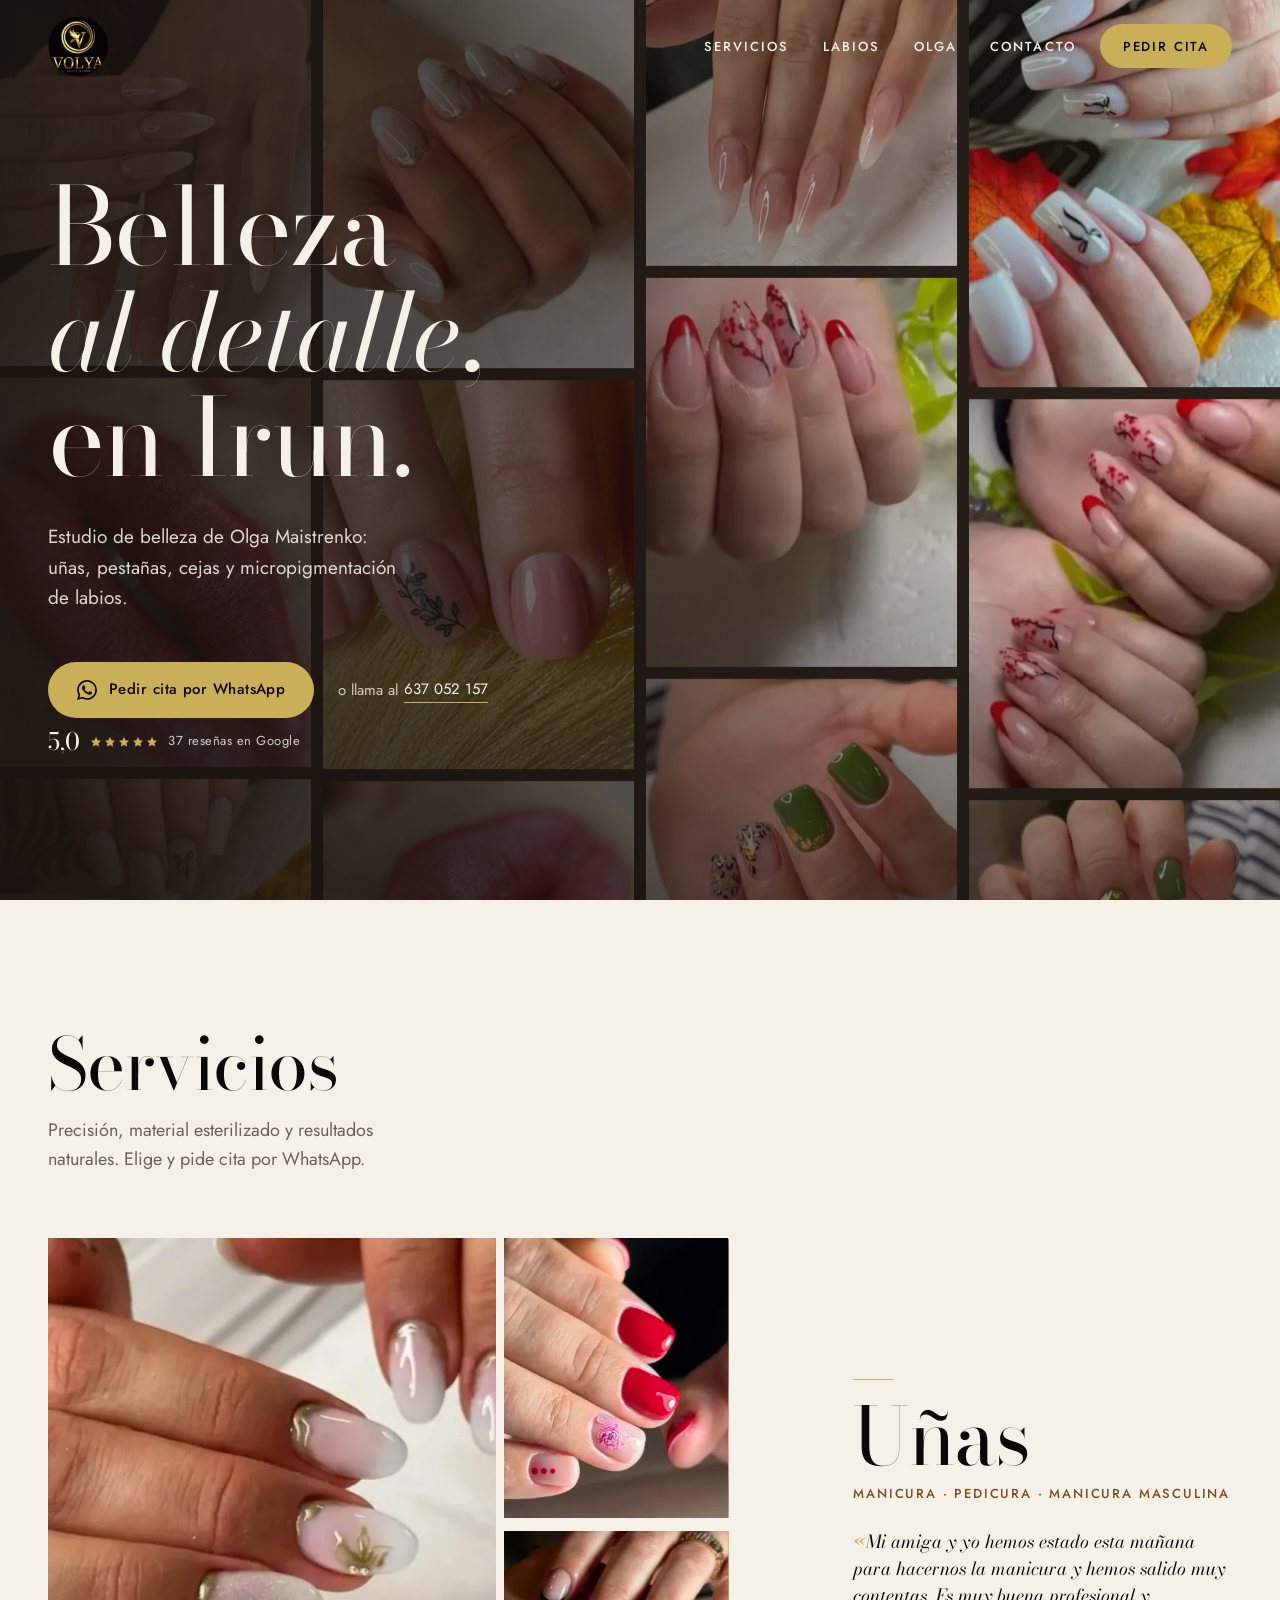
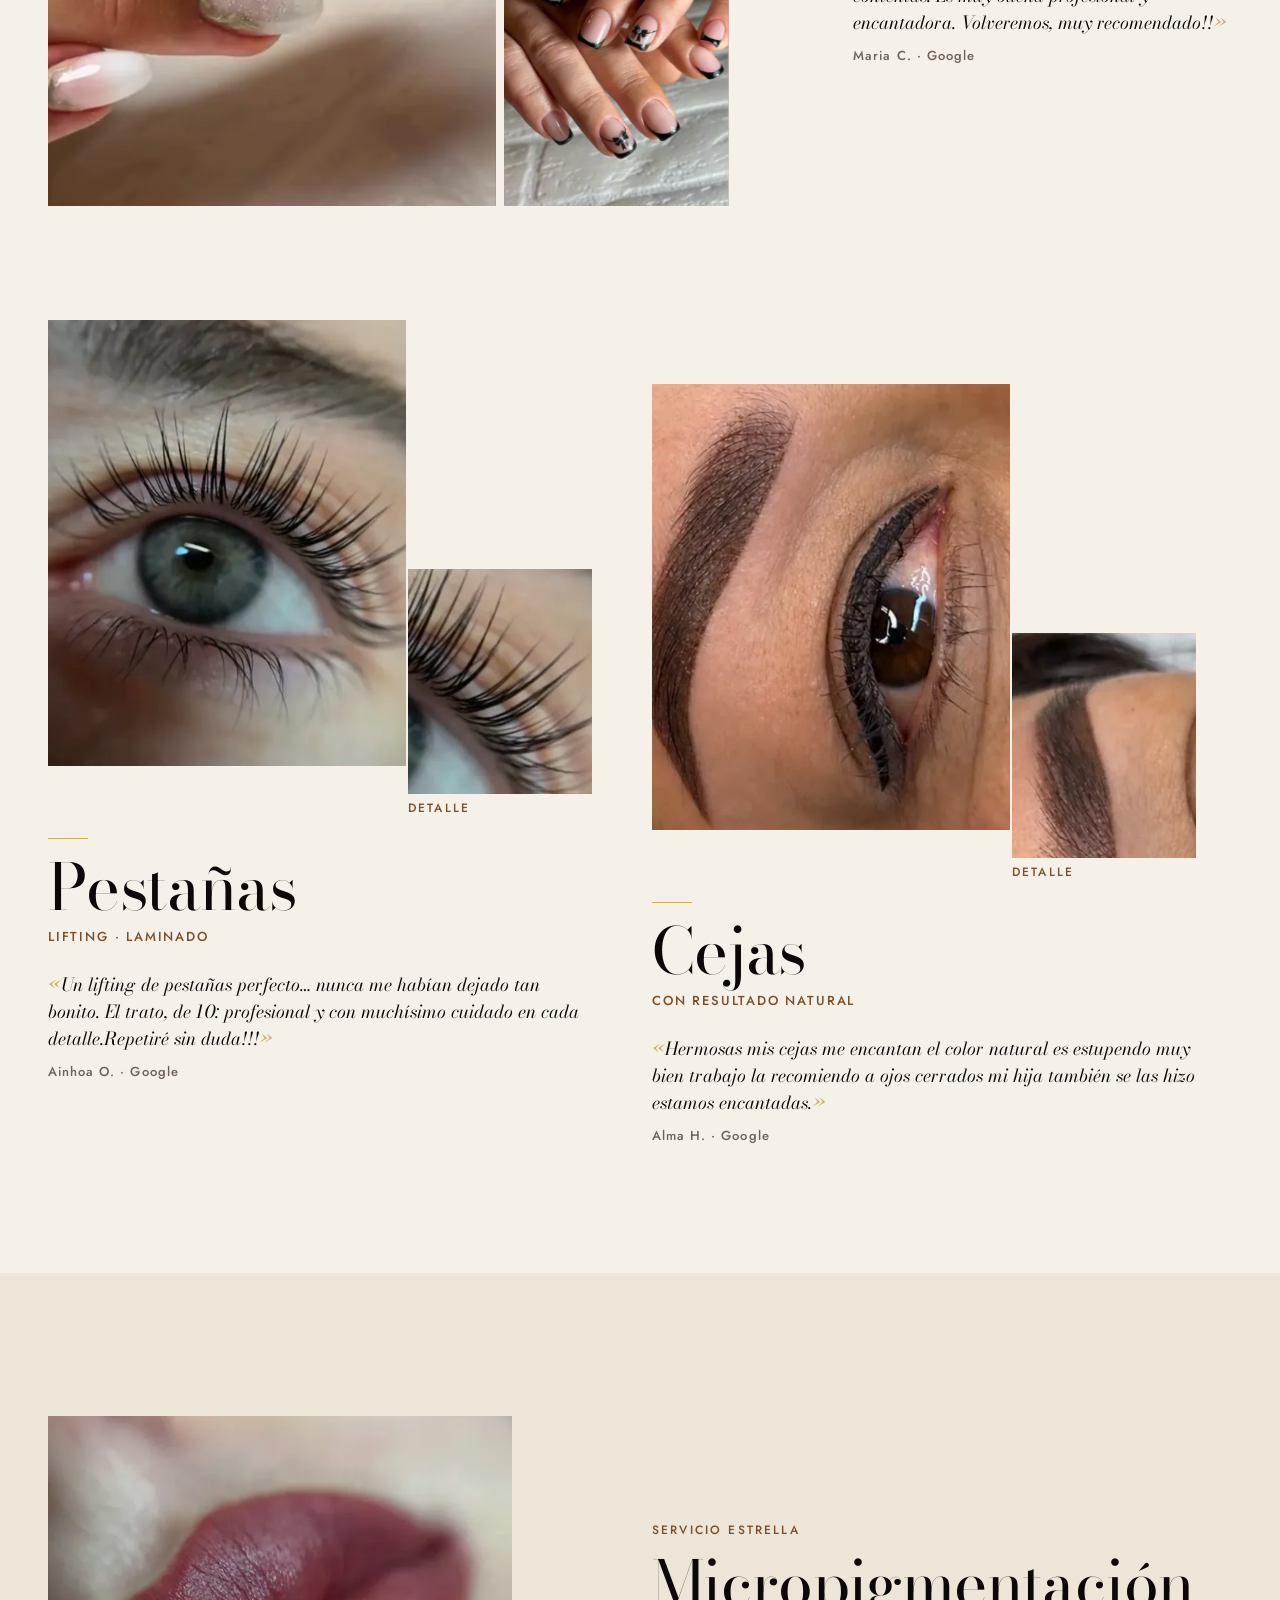
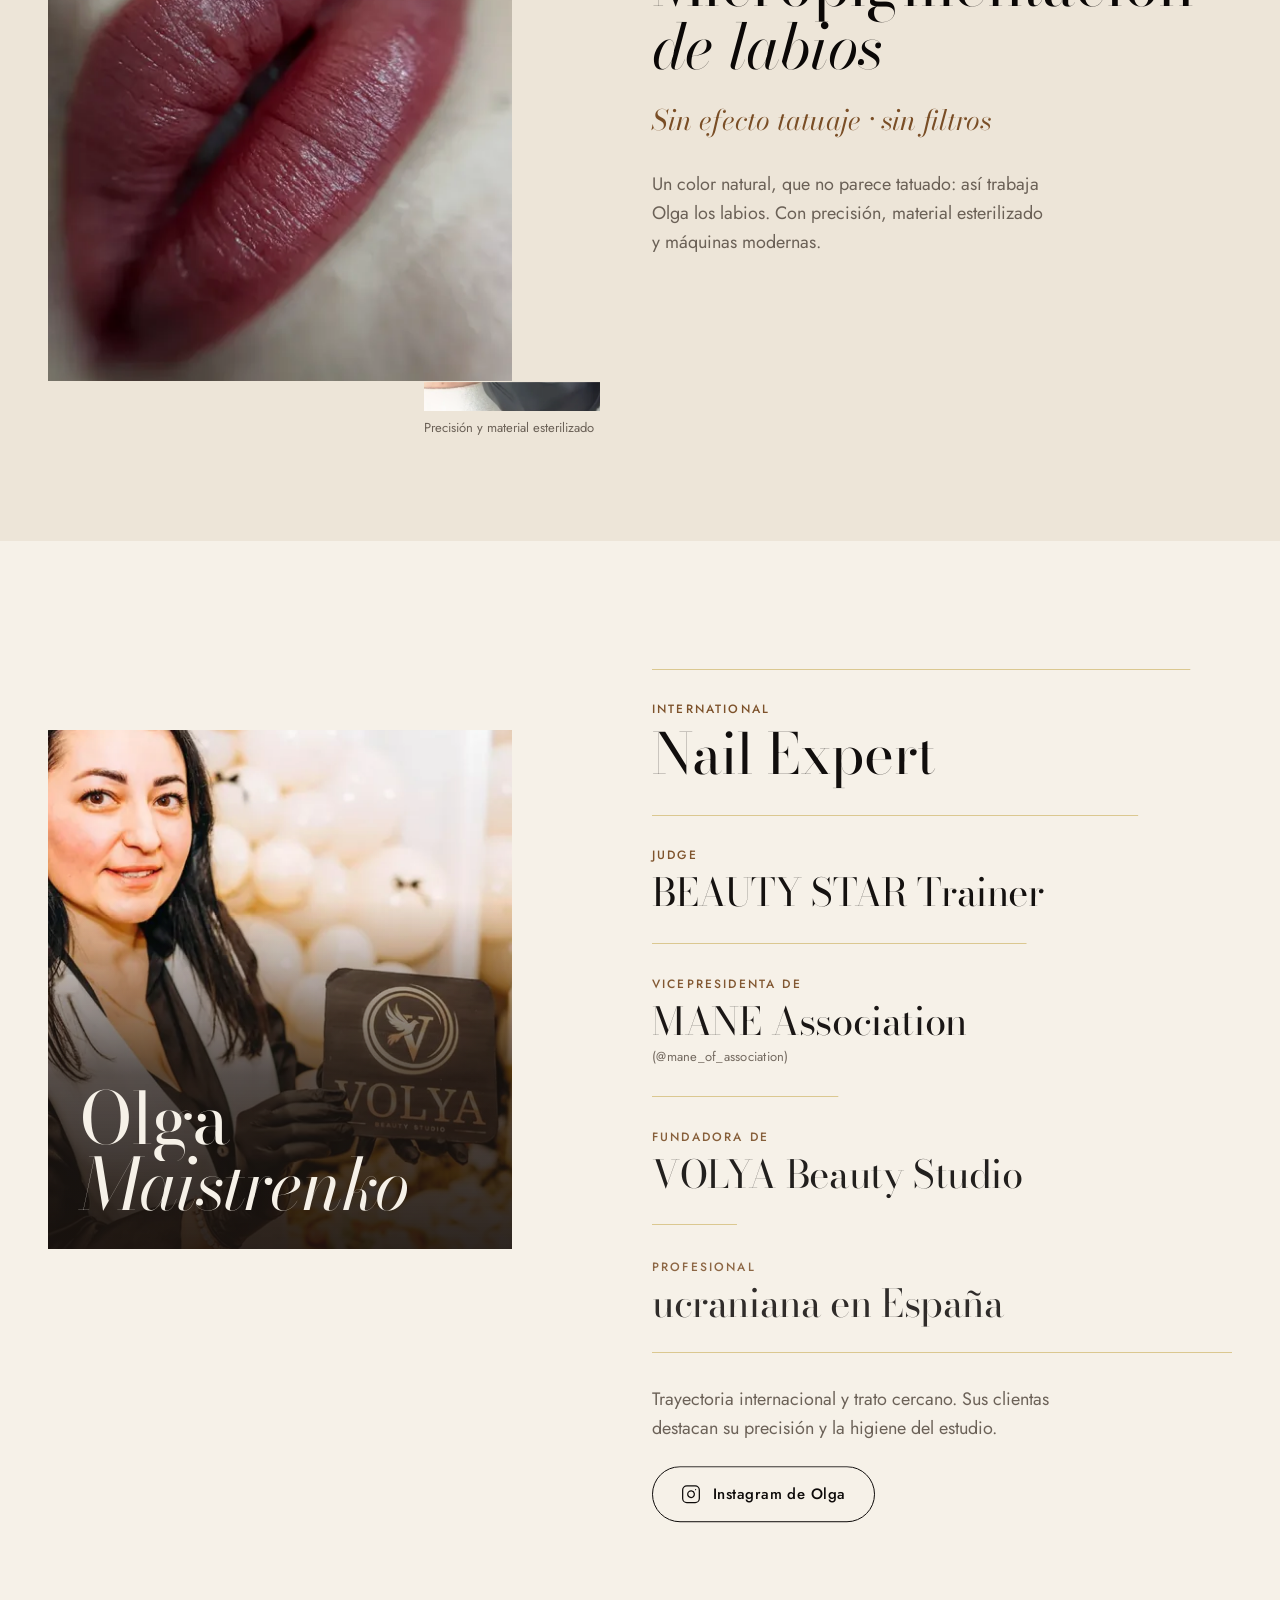
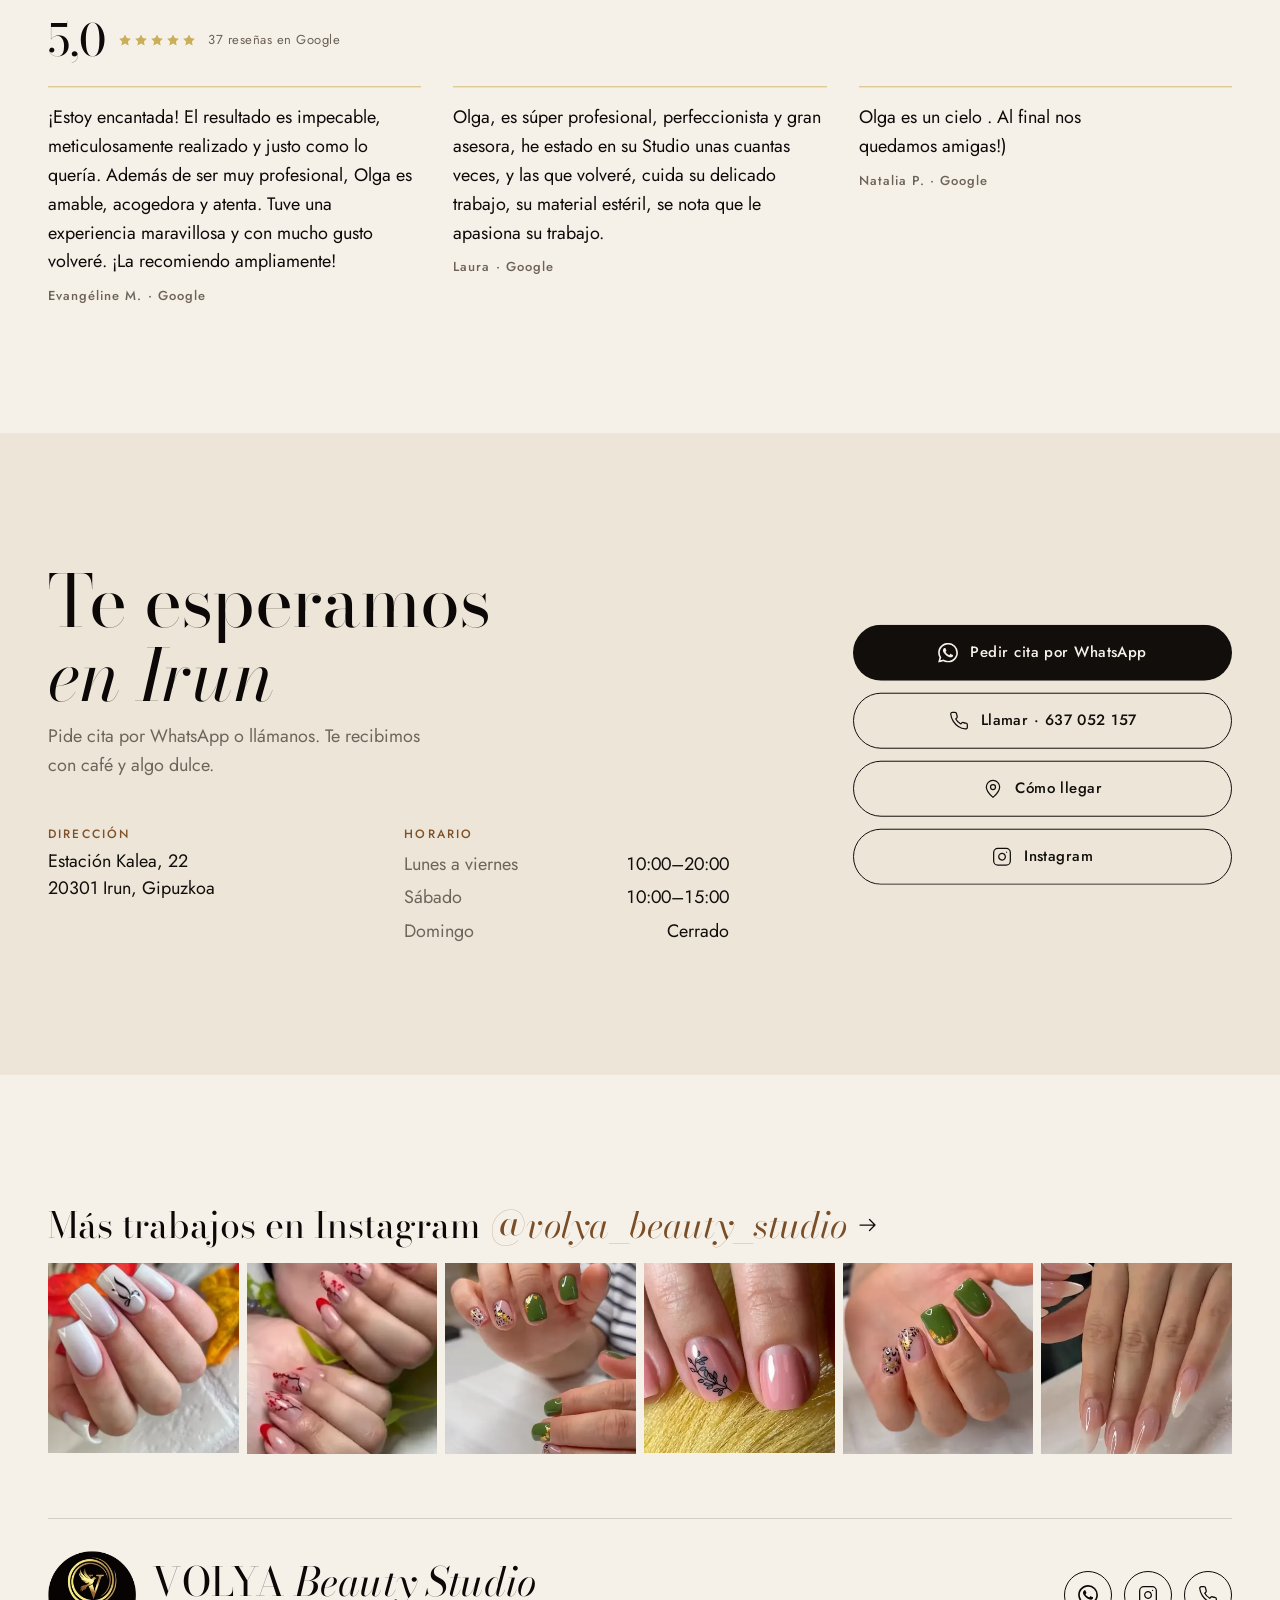
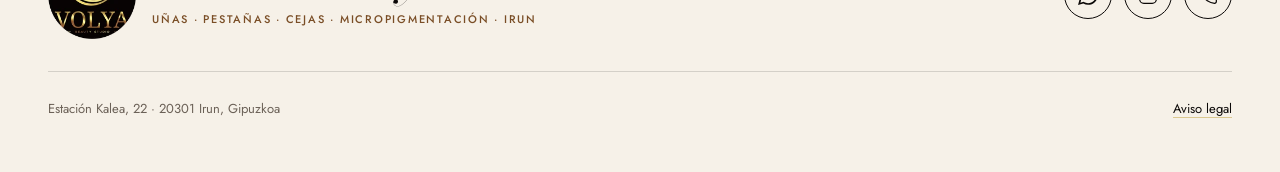
<file: index.html>
<!doctype html>
<html lang="es">
<head>
  <meta charset="utf-8">
  <meta name="viewport" content="width=device-width, initial-scale=1, viewport-fit=cover">
  <title>VOLYA Beauty Studio · Estudio de belleza en Irun: uñas, pestañas y micropigmentación</title>
  <meta name="description" content="Estudio de belleza en Irun: uñas, pestañas, cejas y micropigmentación de labios natural, sin efecto tatuaje. Pide cita por WhatsApp con Olga Maistrenko.">
  <meta name="theme-color" content="#F6F1E8">
  <meta name="format-detection" content="telephone=no">
  <!-- Al publicar: añadir canonical, og:url, og:image y hreflang (es / fr) con el dominio definitivo. -->
  <meta property="og:type" content="website">
  <meta property="og:locale" content="es_ES">
  <meta property="og:title" content="VOLYA Beauty Studio · Estudio de belleza en Irun">
  <meta property="og:description" content="Uñas, pestañas, cejas y micropigmentación de labios natural, sin efecto tatuaje. Pide cita por WhatsApp.">

  <link rel="icon" href="img/favicon-32.png" sizes="32x32" type="image/png">
  <link rel="apple-touch-icon" href="img/apple-touch-icon.png">

  <link rel="preload" href="fonts/bodoni-moda-latin.woff2" as="font" type="font/woff2" crossorigin>
  <link rel="preload" href="fonts/bodoni-moda-italic-latin.woff2" as="font" type="font/woff2" crossorigin>
  <link rel="preload" href="fonts/jost-latin.woff2" as="font" type="font/woff2" crossorigin>

  <link rel="stylesheet" href="vendor/lenis-1.3.27/lenis.css">
  <link rel="stylesheet" href="css/styles.css">

  <script>
    // Las animaciones solo se preparan si el dispositivo no pide movimiento reducido.
    // Si js/main.js no llega a arrancar, el contenido se muestra igualmente.
    (function () {
      var root = document.documentElement;
      root.classList.add('js');
      if (window.matchMedia('(prefers-reduced-motion: reduce)').matches) return;
      root.classList.add('motion');
      setTimeout(function () { if (!window.__volyaMotion) root.classList.remove('motion'); }, 3000);
    })();
  </script>

  <script type="application/ld+json">
  {
    "@context": "https://schema.org",
    "@type": "BeautySalon",
    "name": "VOLYA Beauty Studio",
    "description": "Estudio de belleza en Irun: uñas, pestañas, cejas y micropigmentación de labios.",
    "logo": "imagenes/logo.webp",
    "image": "imagenes/logo.webp",
    "telephone": "+34 637 052 157",
    "address": {
      "@type": "PostalAddress",
      "streetAddress": "Estación Kalea, 22",
      "postalCode": "20301",
      "addressLocality": "Irun",
      "addressRegion": "Gipuzkoa",
      "addressCountry": "ES"
    },
    "openingHoursSpecification": [
      {
        "@type": "OpeningHoursSpecification",
        "dayOfWeek": ["Monday", "Tuesday", "Wednesday", "Thursday", "Friday"],
        "opens": "10:00",
        "closes": "20:00"
      },
      {
        "@type": "OpeningHoursSpecification",
        "dayOfWeek": "Saturday",
        "opens": "10:00",
        "closes": "15:00"
      }
    ],
    "founder": {
      "@type": "Person",
      "name": "Olga Maistrenko",
      "sameAs": "https://www.instagram.com/maistrenko_olga_beauty/"
    },
    "sameAs": ["https://www.instagram.com/volya_beauty_studio/"],
    "hasOfferCatalog": {
      "@type": "OfferCatalog",
      "name": "Servicios",
      "itemListElement": [
        { "@type": "Offer", "itemOffered": { "@type": "Service", "name": "Manicura" } },
        { "@type": "Offer", "itemOffered": { "@type": "Service", "name": "Pedicura" } },
        { "@type": "Offer", "itemOffered": { "@type": "Service", "name": "Manicura masculina" } },
        { "@type": "Offer", "itemOffered": { "@type": "Service", "name": "Lifting de pestañas" } },
        { "@type": "Offer", "itemOffered": { "@type": "Service", "name": "Laminado de pestañas" } },
        { "@type": "Offer", "itemOffered": { "@type": "Service", "name": "Cejas" } },
        { "@type": "Offer", "itemOffered": { "@type": "Service", "name": "Micropigmentación de labios" } }
      ]
    }
  }
  </script>
</head>
<body>
  <svg width="0" height="0" style="position:absolute" aria-hidden="true" focusable="false">
    <symbol id="i-whatsapp" viewBox="0 0 24 24"><path d="M17.472 14.382c-.297-.149-1.758-.867-2.03-.967-.273-.099-.471-.148-.67.15-.197.297-.767.966-.94 1.164-.173.199-.347.223-.644.075-.297-.15-1.255-.463-2.39-1.475-.883-.788-1.48-1.761-1.653-2.059-.173-.297-.018-.458.13-.606.134-.133.298-.347.446-.52.149-.174.198-.298.298-.497.099-.198.05-.371-.025-.52-.075-.149-.669-1.612-.916-2.207-.242-.579-.487-.5-.669-.51-.173-.008-.371-.01-.57-.01-.198 0-.52.074-.792.372-.272.297-1.04 1.016-1.04 2.479 0 1.462 1.065 2.875 1.213 3.074.149.198 2.096 3.2 5.077 4.487.709.306 1.262.489 1.694.625.712.227 1.36.195 1.871.118.571-.085 1.758-.719 2.006-1.413.248-.694.248-1.289.173-1.413-.074-.124-.272-.198-.57-.347m-5.421 7.403h-.004a9.87 9.87 0 01-5.031-1.378l-.361-.214-3.741.982.998-3.648-.235-.374a9.86 9.86 0 01-1.51-5.26c.001-5.45 4.436-9.884 9.888-9.884 2.64 0 5.122 1.03 6.988 2.898a9.825 9.825 0 012.893 6.994c-.003 5.45-4.437 9.884-9.885 9.884m8.413-18.297A11.815 11.815 0 0012.05 0C5.495 0 .16 5.335.157 11.892c0 2.096.547 4.142 1.588 5.945L.057 24l6.305-1.654a11.882 11.882 0 005.683 1.448h.005c6.554 0 11.89-5.335 11.893-11.893a11.821 11.821 0 00-3.48-8.413Z"/></symbol>
    <symbol id="i-phone" viewBox="0 0 24 24"><path fill="none" stroke="currentColor" stroke-width="1.5" stroke-linecap="round" stroke-linejoin="round" d="M22 16.92v3a2 2 0 0 1-2.18 2 19.79 19.79 0 0 1-8.63-3.07 19.5 19.5 0 0 1-6-6 19.79 19.79 0 0 1-3.07-8.67A2 2 0 0 1 4.11 2h3a2 2 0 0 1 2 1.72 12.84 12.84 0 0 0 .7 2.81 2 2 0 0 1-.45 2.11L8.09 9.91a16 16 0 0 0 6 6l1.27-1.27a2 2 0 0 1 2.11-.45 12.84 12.84 0 0 0 2.81.7A2 2 0 0 1 22 16.92z"/></symbol>
    <symbol id="i-arrow" viewBox="0 0 24 24"><path fill="none" stroke="currentColor" stroke-width="1.25" stroke-linecap="round" stroke-linejoin="round" d="M4 12h15M13.5 6.5 19 12l-5.5 5.5"/></symbol>
    <symbol id="i-pin" viewBox="0 0 24 24"><g fill="none" stroke="currentColor" stroke-width="1.5" stroke-linecap="round" stroke-linejoin="round"><path d="M20 10c0 4.993-5.539 10.193-7.399 11.799a1 1 0 0 1-1.202 0C9.539 20.193 4 14.993 4 10a8 8 0 0 1 16 0"/><circle cx="12" cy="10" r="3"/></g></symbol>
    <symbol id="i-instagram" viewBox="0 0 24 24"><g fill="none" stroke="currentColor" stroke-width="1.5" stroke-linecap="round" stroke-linejoin="round"><rect width="20" height="20" x="2" y="2" rx="5" ry="5"/><path d="M16 11.37A4 4 0 1 1 12.63 8 4 4 0 0 1 16 11.37z"/><line x1="17.5" x2="17.51" y1="6.5" y2="6.5"/></g></symbol>
    <symbol id="i-star" viewBox="0 0 24 24"><path d="M12 2l3.09 6.26L22 9.27l-5 4.87 1.18 6.88L12 17.77l-6.18 3.25L7 14.14 2 9.27l6.91-1.01L12 2z"/></symbol>
  </svg>

  <a class="skip-link" href="#contenido">Saltar al contenido</a>

  <header class="site-header on-dark" data-header>
    <div class="container site-header__inner" data-intro>
      <a class="brand" href="#inicio" aria-label="VOLYA Beauty Studio, inicio">
        <img src="img/logo-160.webp" width="160" height="160" alt="VOLYA Beauty Studio">
      </a>
      <nav class="nav" aria-label="Principal">
        <a href="#servicios">Servicios</a>
        <a href="#labios">Labios</a>
        <a href="#olga">Olga</a>
        <a href="#contacto">Contacto</a>
      </nav>
      <a class="btn btn--sm site-header__cta" href="https://wa.me/34637052157?text=Hola%2C%20quer%C3%ADa%20pedir%20cita%20en%20VOLYA">Pedir cita</a>
      <button class="menu-toggle" type="button" aria-expanded="false" aria-controls="menu" data-menu-toggle>
        Menú <span class="menu-toggle__icon" aria-hidden="true"></span>
      </button>
    </div>
  </header>

  <div class="menu" id="menu" role="dialog" aria-modal="true" aria-label="Menú" hidden>
    <div class="menu__top">
      <img src="img/logo-160.webp" width="160" height="160" alt="" class="menu__logo">
      <button class="menu__close" type="button" data-menu-close>Cerrar <span aria-hidden="true" class="menu__x"></span></button>
    </div>
    <nav class="menu__links" aria-label="Secciones">
      <a href="#servicios" data-menu-item>Servicios</a>
      <a href="#labios" data-menu-item>Labios</a>
      <a href="#olga" data-menu-item>Olga</a>
      <a href="#contacto" data-menu-item>Contacto</a>
    </nav>
    <div class="menu__foot" data-menu-item>
      <a class="btn" href="https://wa.me/34637052157?text=Hola%2C%20quer%C3%ADa%20pedir%20cita%20en%20VOLYA">
        <svg aria-hidden="true"><use href="#i-whatsapp"/></svg> Pedir cita por WhatsApp
      </a>
      <a class="menu__phone" href="tel:+34637052157">Llamar · 637 052 157</a>
      <p class="menu__address">Estación Kalea, 22 · Irun</p>
    </div>
  </div>

  <main id="contenido">
    <!-- PORTADA: muro de trabajos de Olga con el título superpuesto -->
    <section class="hero" id="inicio" aria-labelledby="hero-title" data-hero>
      <div class="hero__wall" aria-hidden="true" data-wall>
          <div class="wall__col" data-wall-col>
            <div class="wall__track">
              <div class="wall__set">
                <img class="wall__img" src="img/manicura-17-4x5-360.webp" srcset="img/manicura-17-4x5-360.webp 360w, img/manicura-17-4x5-560.webp 560w" sizes="(min-width: 1024px) 25vw, (min-width: 768px) 33vw, 50vw" width="360" height="450" alt="">
                <img class="wall__img" src="img/labios-5-4x5-360.webp" srcset="img/labios-5-4x5-360.webp 360w, img/labios-5-4x5-560.webp 560w" sizes="(min-width: 1024px) 25vw, (min-width: 768px) 33vw, 50vw" width="360" height="450" alt="">
                <img class="wall__img" src="img/manicura-14-4x5-360.webp" srcset="img/manicura-14-4x5-360.webp 360w, img/manicura-14-4x5-560.webp 560w" sizes="(min-width: 1024px) 25vw, (min-width: 768px) 33vw, 50vw" width="360" height="450" alt="">
              </div>
            </div>
          </div>
          <div class="wall__col" data-wall-col>
            <div class="wall__track">
              <div class="wall__set">
                <img class="wall__img" src="img/manicura-3-4x5-360.webp" srcset="img/manicura-3-4x5-360.webp 360w, img/manicura-3-4x5-560.webp 560w" sizes="(min-width: 1024px) 25vw, (min-width: 768px) 33vw, 50vw" width="360" height="450" alt="">
                <img class="wall__img" src="img/manicura-18-4x5-360.webp" srcset="img/manicura-18-4x5-360.webp 360w, img/manicura-18-4x5-560.webp 560w" sizes="(min-width: 1024px) 25vw, (min-width: 768px) 33vw, 50vw" width="360" height="450" alt="">
                <img class="wall__img" src="img/labios-2-4x5-360.webp" srcset="img/labios-2-4x5-360.webp 360w, img/labios-2-4x5-560.webp 560w" sizes="(min-width: 1024px) 25vw, (min-width: 768px) 33vw, 50vw" width="360" height="450" alt="">
              </div>
            </div>
          </div>
          <div class="wall__col" data-wall-col>
            <div class="wall__track">
              <div class="wall__set">
                <img class="wall__img" src="img/manicura-16-4x5-360.webp" srcset="img/manicura-16-4x5-360.webp 360w, img/manicura-16-4x5-560.webp 560w" sizes="(min-width: 1024px) 25vw, (min-width: 768px) 33vw, 50vw" width="360" height="450" alt="" loading="lazy">
                <img class="wall__img" src="img/manicura-20-4x5-360.webp" srcset="img/manicura-20-4x5-360.webp 360w, img/manicura-20-4x5-560.webp 560w" sizes="(min-width: 1024px) 25vw, (min-width: 768px) 33vw, 50vw" width="360" height="450" alt="" loading="lazy">
                <img class="wall__img" src="img/manicura-4-4x5-360.webp" srcset="img/manicura-4-4x5-360.webp 360w, img/manicura-4-4x5-560.webp 560w" sizes="(min-width: 1024px) 25vw, (min-width: 768px) 33vw, 50vw" width="360" height="450" alt="" loading="lazy">
              </div>
            </div>
          </div>
          <div class="wall__col" data-wall-col>
            <div class="wall__track">
              <div class="wall__set">
                <img class="wall__img" src="img/manicura-13-4x5-360.webp" srcset="img/manicura-13-4x5-360.webp 360w, img/manicura-13-4x5-560.webp 560w" sizes="(min-width: 1024px) 25vw, (min-width: 768px) 33vw, 50vw" width="360" height="450" alt="" loading="lazy">
                <img class="wall__img" src="img/manicura-21-4x5-360.webp" srcset="img/manicura-21-4x5-360.webp 360w, img/manicura-21-4x5-560.webp 560w" sizes="(min-width: 1024px) 25vw, (min-width: 768px) 33vw, 50vw" width="360" height="450" alt="" loading="lazy">
                <img class="wall__img" src="img/manicura-5-4x5-360.webp" srcset="img/manicura-5-4x5-360.webp 360w, img/manicura-5-4x5-560.webp 560w" sizes="(min-width: 1024px) 25vw, (min-width: 768px) 33vw, 50vw" width="360" height="450" alt="" loading="lazy">
              </div>
            </div>
          </div>
      </div>
      <div class="hero__veil" aria-hidden="true"></div>

      <div class="container hero__content">
        <h1 class="hero__title" id="hero-title" data-hero-title>Belleza<br><em>al detalle</em>,<br>en Irun.</h1>
        <p class="hero__lead" data-intro>Estudio de belleza de Olga Maistrenko: uñas, pestañas, cejas y micropigmentación de labios.</p>
        <div class="hero__actions" data-intro data-hero-actions>
          <a class="btn btn--gold" href="https://wa.me/34637052157?text=Hola%2C%20quer%C3%ADa%20pedir%20cita%20en%20VOLYA">
            <svg aria-hidden="true"><use href="#i-whatsapp"/></svg> Pedir cita por WhatsApp
          </a>
          <a class="link-call" href="tel:+34637052157">o llama al <span>637 052 157</span></a>
        </div>
        <p class="rating" data-intro>
          <span class="rating__score">5,0</span>
          <span class="rating__stars" aria-hidden="true"><svg><use href="#i-star"/></svg><svg><use href="#i-star"/></svg><svg><use href="#i-star"/></svg><svg><use href="#i-star"/></svg><svg><use href="#i-star"/></svg></span>
          <span><span class="sr-only">de 5 · </span>37 reseñas en Google</span>
        </p>
      </div>
    </section>

    <!-- SERVICIOS -->
    <section class="services" id="servicios" aria-labelledby="servicios-title">
      <div class="container">
        <div class="services__head">
          <h2 class="section-title" id="servicios-title" data-split>Servicios</h2>
          <p class="services__intro" data-reveal>Precisión, material esterilizado y resultados naturales. Elige y pide cita por WhatsApp.</p>
        </div>

        <div class="services__grid">
          <article class="svc svc--nails" aria-labelledby="svc-unas">
            <div class="svc__gallery">
              <div class="media svc__main" data-focus data-media-reveal>
                <img class="media__lqip" alt="" aria-hidden="true" src="[data-uri]">
                <img class="media__img" src="img/manicura-2-4x5-752.webp" srcset="img/manicura-2-4x5-480.webp 480w, img/manicura-2-4x5-752.webp 752w" sizes="(min-width: 1024px) 34vw, 64vw" width="752" height="940" loading="lazy" alt="Manicura nude con detalles en pan de oro">
              </div>
              <div class="media svc__side" data-focus data-media-reveal>
                <img class="media__lqip" alt="" aria-hidden="true" src="[data-uri]">
                <img class="media__img" src="img/manicura-19-4x5-560.webp" srcset="img/manicura-19-4x5-360.webp 360w, img/manicura-19-4x5-560.webp 560w" sizes="(min-width: 1024px) 17vw, 32vw" width="560" height="700" loading="lazy" alt="Manicura roja con una flor pintada a mano">
              </div>
              <div class="media svc__side" data-focus data-media-reveal>
                <img class="media__lqip" alt="" aria-hidden="true" src="[data-uri]">
                <img class="media__img" src="img/manicura-24-4x5-515.webp" width="515" height="644" loading="lazy" alt="Manicura francesa negra con lazos">
              </div>
            </div>
            <div class="svc__body">
              <h3 class="svc__name" id="svc-unas">Uñas</h3>
              <p class="svc__detail" data-reveal>Manicura · Pedicura · Manicura masculina</p>
              <!-- Precio y duración: pendientes de confirmar con la dueña -->
              <figure class="svc__quote" data-reveal>
                <blockquote><p>Mi amiga y yo hemos estado esta mañana para hacernos la manicura y hemos salido muy contentas. Es muy buena profesional y encantadora. Volveremos, muy recomendado!!</p></blockquote>
                <figcaption>Maria C. · Google</figcaption>
              </figure>
            </div>
          </article>

          <article class="svc svc--duo" aria-labelledby="svc-pestanas">
            <div class="svc__pair">
              <div class="media svc__photo" data-focus data-media-reveal>
                <img class="media__lqip" alt="" aria-hidden="true" src="[data-uri]">
                <img class="media__img" src="img/pestanas-1-4x5-752.webp" srcset="img/pestanas-1-4x5-480.webp 480w, img/pestanas-1-4x5-752.webp 752w" sizes="(min-width: 1024px) 28vw, 62vw" width="752" height="940" loading="lazy" alt="Lifting de pestañas en primer plano">
              </div>
              <figure class="svc__inset">
                <div class="media " data-focus data-media-reveal>
                <img class="media__lqip" alt="" aria-hidden="true" src="[data-uri]">
                <img class="media__img" src="img/pestanas-1-det-300.webp" width="300" height="375" loading="lazy" alt="Detalle de las pestañas tras el lifting">
              </div>
                <figcaption>Detalle</figcaption>
              </figure>
            </div>
            <div class="svc__body">
              <h3 class="svc__name" id="svc-pestanas">Pestañas</h3>
              <p class="svc__detail" data-reveal>Lifting · Laminado</p>
              <figure class="svc__quote" data-reveal>
                <blockquote><p>Un lifting de pestañas perfecto… nunca me habían dejado tan bonito. El trato, de 10: profesional y con muchísimo cuidado en cada detalle.Repetiré sin duda!!!</p></blockquote>
                <figcaption>Ainhoa O. · Google</figcaption>
              </figure>
            </div>
          </article>

          <article class="svc svc--duo" aria-labelledby="svc-cejas">
            <div class="svc__pair">
              <div class="media svc__photo" data-focus data-media-reveal>
                <img class="media__lqip" alt="" aria-hidden="true" src="[data-uri]">
                <img class="media__img" src="img/cejas-1-4x5-452.webp" width="452" height="565" loading="lazy" alt="Ceja con acabado natural">
              </div>
              <figure class="svc__inset">
                <div class="media " data-focus data-media-reveal>
                <img class="media__lqip" alt="" aria-hidden="true" src="[data-uri]">
                <img class="media__img" src="img/cejas-1-det-232.webp" width="232" height="290" loading="lazy" alt="Detalle del trazo de la ceja">
              </div>
                <figcaption>Detalle</figcaption>
              </figure>
            </div>
            <div class="svc__body">
              <h3 class="svc__name" id="svc-cejas">Cejas</h3>
              <p class="svc__detail" data-reveal>Con resultado natural</p>
              <figure class="svc__quote" data-reveal>
                <blockquote><p>Hermosas mis cejas me encantan el color natural es estupendo muy bien trabajo la recomiendo a ojos cerrados mi hija también se las hizo estamos encantadas.</p></blockquote>
                <figcaption>Alma H. · Google</figcaption>
              </figure>
            </div>
          </article>
        </div>
      </div>

      <!-- Micropigmentación de labios: servicio estrella -->
      <div class="feature" id="labios">
        <div class="container feature__grid">
          <div class="feature__text">
            <p class="feature__tag" data-reveal>Servicio estrella</p>
            <h3 class="feature__title" data-split>Micropigmentación <em>de labios</em></h3>
            <p class="feature__claim" data-reveal>Sin efecto tatuaje · sin filtros</p>
          </div>

          <div class="feature__visual">
            <div class="media feature__photo" data-focus data-media-reveal>
              <img class="media__lqip" alt="" aria-hidden="true" src="[data-uri]">
              <img class="media__img" src="img/labios-1-4x5-683.webp"
                   srcset="img/labios-1-4x5-480.webp 480w, img/labios-1-4x5-683.webp 683w"
                   sizes="(min-width: 1024px) 30vw, 68vw" width="683" height="854" loading="lazy"
                   alt="Labios con micropigmentación de color natural">
            </div>
            <figure class="feature__inset" data-parallax="-0.15">
              <div class="media" data-focus data-media-reveal>
                <img class="media__lqip" alt="" aria-hidden="true" src="[data-uri]">
                <img class="media__img" src="img/labios-6-4x5-516.webp" width="516" height="645" loading="lazy"
                     alt="Olga trabajando con guantes y material esterilizado durante una micropigmentación">
              </div>
              <figcaption>Precisión y material esterilizado</figcaption>
            </figure>
          </div>

          <div class="feature__body">
            <p class="feature__copy" data-reveal>Un color natural, que no parece tatuado: así trabaja Olga los labios. Con precisión, material esterilizado y máquinas modernas.</p>
          </div>
        </div>
      </div>
    </section>

    <!-- OLGA Y RESEÑAS -->
    <section class="olga" id="olga" aria-labelledby="olga-title">
      <div class="container olga__grid">
        <div class="olga__portrait">
          <div class="media olga__photo" data-focus data-media-reveal>
            <img class="media__lqip" alt="" aria-hidden="true" src="[data-uri]">
            <img class="media__img" src="img/olga-2-4x5-680.webp"
                 srcset="img/olga-2-4x5-480.webp 480w, img/olga-2-4x5-680.webp 680w"
                 sizes="(min-width: 1024px) 36vw, 100vw" width="680" height="850" loading="lazy"
                 alt="Olga Maistrenko con el cartel de VOLYA Beauty Studio">
          </div>
          <h2 class="olga__name" id="olga-title" data-split>Olga <em>Maistrenko</em></h2>
        </div>

        <div class="olga__content">
          <ul class="merits" role="list" aria-label="Reconocimientos">
          <li class="merit merit--lead" data-merit>
            <span class="merit__rule" aria-hidden="true"></span>
            <p class="merit__text"><span class="merit__label">International</span> <span class="merit__title">Nail Expert</span></p>
          </li>
          <li class="merit" data-merit>
            <span class="merit__rule" aria-hidden="true"></span>
            <p class="merit__text"><span class="merit__label">Judge<span class="sr-only"> ·</span></span> <span class="merit__title">BEAUTY STAR Trainer</span></p>
          </li>
          <li class="merit" data-merit>
            <span class="merit__rule" aria-hidden="true"></span>
            <p class="merit__text"><span class="merit__label">Vicepresidenta de</span> <span class="merit__title">MANE Association</span> <small>(@mane_of_association)</small></p>
          </li>
          <li class="merit" data-merit>
            <span class="merit__rule" aria-hidden="true"></span>
            <p class="merit__text"><span class="merit__label">Fundadora de</span> <span class="merit__title">VOLYA Beauty Studio</span></p>
          </li>
          <li class="merit" data-merit>
            <span class="merit__rule" aria-hidden="true"></span>
            <p class="merit__text"><span class="merit__label">Profesional</span> <span class="merit__title">ucraniana en España</span></p>
          </li>
          </ul>

          <p class="olga__intro" data-reveal>Trayectoria internacional y trato cercano. Sus clientas destacan su precisión y la higiene del estudio.</p>
          <a class="btn btn--line olga__ig" data-reveal href="https://www.instagram.com/maistrenko_olga_beauty/" target="_blank" rel="noopener">
            <svg aria-hidden="true"><use href="#i-instagram"/></svg> Instagram de Olga
          </a>
        </div>
      </div>

      <div class="container reviews" aria-labelledby="reviews-title">
        <div class="reviews__head" data-reveal>
          <h3 class="reviews__title" id="reviews-title">
            <span class="reviews__score">5,0</span>
            <span class="rating__stars" aria-hidden="true"><svg><use href="#i-star"/></svg><svg><use href="#i-star"/></svg><svg><use href="#i-star"/></svg><svg><use href="#i-star"/></svg><svg><use href="#i-star"/></svg></span>
            <span class="reviews__count"><span class="sr-only">de 5 · </span>37 reseñas en Google</span>
          </h3>
        </div>
        <ul class="reviews__list" role="list" tabindex="0" aria-label="Reseñas de clientas">
          <li class="review" data-reveal>
            <figure>
              <blockquote><p>¡Estoy encantada! El resultado es impecable, meticulosamente realizado y justo como lo quería. Además de ser muy profesional, Olga es amable, acogedora y atenta. Tuve una experiencia maravillosa y con mucho gusto volveré. ¡La recomiendo ampliamente!</p></blockquote>
              <figcaption>Evangéline M. · Google</figcaption>
            </figure>
          </li>
          <li class="review" data-reveal>
            <figure>
              <blockquote><p>Olga, es súper profesional, perfeccionista y gran asesora, he estado en su Studio unas cuantas veces, y las que volveré, cuida su delicado trabajo, su material estéril, se nota que le apasiona su trabajo.</p></blockquote>
              <figcaption>Laura · Google</figcaption>
            </figure>
          </li>
          <li class="review" data-reveal>
            <figure>
              <blockquote><p>Olga es un cielo . Al final nos quedamos amigas!)</p></blockquote>
              <figcaption>Natalia P. · Google</figcaption>
            </figure>
          </li>
        </ul>
      </div>
    </section>

    <!-- CONTACTO -->
    <section class="contact" id="contacto" aria-labelledby="contacto-title" data-contact>
      <div class="container contact__grid">
        <div class="contact__head">
          <h2 class="section-title" id="contacto-title" data-split>Te esperamos <em>en Irun</em></h2>
          <p class="contact__intro" data-reveal>Pide cita por WhatsApp o llámanos. Te recibimos con café y algo dulce.</p>
        </div>

        <div class="contact__info">
          <div class="contact__block" data-reveal>
            <h3 class="contact__label">Dirección</h3>
            <address>Estación Kalea, 22<br>20301 Irun, Gipuzkoa</address>
          </div>
          <div class="contact__block" data-reveal>
            <h3 class="contact__label">Horario</h3>
            <dl class="hours">
              <div><dt>Lunes a viernes</dt><dd>10:00–20:00</dd></div>
              <div><dt>Sábado</dt><dd>10:00–15:00</dd></div>
              <div><dt>Domingo</dt><dd>Cerrado</dd></div>
            </dl>
          </div>
        </div>

        <div class="contact__actions" data-reveal>
          <a class="btn" href="https://wa.me/34637052157?text=Hola%2C%20quer%C3%ADa%20pedir%20cita%20en%20VOLYA">
            <svg aria-hidden="true"><use href="#i-whatsapp"/></svg> Pedir cita por WhatsApp
          </a>
          <a class="btn btn--line" href="tel:+34637052157">
            <svg aria-hidden="true"><use href="#i-phone"/></svg> <span>Llamar<span class="contact__phone"> · 637 052 157</span></span>
          </a>
          <a class="btn btn--line" href="https://www.google.com/maps/dir/?api=1&amp;destination=Estaci%C3%B3n%20Kalea%2C%2022%2C%2020301%20Irun%2C%20Gipuzkoa" target="_blank" rel="noopener">
            <svg aria-hidden="true"><use href="#i-pin"/></svg> Cómo llegar
          </a>
          <a class="btn btn--line" href="https://www.instagram.com/volya_beauty_studio/" target="_blank" rel="noopener">
            <svg aria-hidden="true"><use href="#i-instagram"/></svg> Instagram
          </a>
        </div>
      </div>
    </section>
  </main>

  <footer class="site-footer footer">
    <div class="container">
      <a class="footer__strip" href="https://www.instagram.com/volya_beauty_studio/" target="_blank" rel="noopener">
        <span class="footer__strip-label">Más trabajos en Instagram <span class="footer__handle">@volya_beauty_studio</span> <svg aria-hidden="true"><use href="#i-arrow"/></svg></span>
        <span class="footer__photos">
          <img src="img/manicura-15-4x5-360.webp" width="360" height="450" loading="lazy" alt="">
          <img src="img/manicura-21-4x5-360.webp" width="360" height="450" loading="lazy" alt="">
          <img src="img/manicura-5-4x5-360.webp" width="360" height="450" loading="lazy" alt="">
          <img src="img/manicura-18-4x5-360.webp" width="360" height="450" loading="lazy" alt="">
          <img src="img/manicura-4-4x5-360.webp" width="360" height="450" loading="lazy" alt="">
          <img src="img/manicura-16-4x5-360.webp" width="360" height="450" loading="lazy" alt="">
        </span>
      </a>

      <div class="footer__main">
        <img src="img/logo-160.webp" width="160" height="160" alt="VOLYA Beauty Studio" class="footer__logo" loading="lazy">
        <div class="footer__brand">
          <p class="footer__name">VOLYA <em>Beauty Studio</em></p>
          <p class="footer__tag">Uñas · Pestañas · Cejas · Micropigmentación · Irun</p>
        </div>
        <div class="footer__social">
          <a class="icon-btn" href="https://wa.me/34637052157?text=Hola%2C%20quer%C3%ADa%20pedir%20cita%20en%20VOLYA" aria-label="WhatsApp"><svg aria-hidden="true"><use href="#i-whatsapp"/></svg></a>
          <a class="icon-btn" href="https://www.instagram.com/volya_beauty_studio/" target="_blank" rel="noopener" aria-label="Instagram del estudio"><svg aria-hidden="true"><use href="#i-instagram"/></svg></a>
          <a class="icon-btn" href="tel:+34637052157" aria-label="Llamar al 637 052 157"><svg aria-hidden="true"><use href="#i-phone"/></svg></a>
        </div>
      </div>

      <div class="footer__bottom">
        <p>Estación Kalea, 22 · 20301 Irun, Gipuzkoa</p>
        <a href="legal.html">Aviso legal</a>
      </div>
    </div>
  </footer>

  <!-- Pedir cita siempre a mano en móvil -->
  <div class="cta-bar" data-cta-bar>
    <a class="btn cta-bar__main" href="https://wa.me/34637052157?text=Hola%2C%20quer%C3%ADa%20pedir%20cita%20en%20VOLYA">
      <svg aria-hidden="true"><use href="#i-whatsapp"/></svg> Pedir cita por WhatsApp
    </a>
    <a class="cta-bar__call" href="tel:+34637052157" aria-label="Llamar al 637 052 157">
      <svg aria-hidden="true"><use href="#i-phone"/></svg>
    </a>
  </div>

  <script src="vendor/gsap-3.15.0/gsap.min.js" defer></script>
  <script src="vendor/gsap-3.15.0/ScrollTrigger.min.js" defer></script>
  <script src="vendor/gsap-3.15.0/SplitText.min.js" defer></script>
  <script src="vendor/lenis-1.3.27/lenis.min.js" defer></script>
  <script src="js/main.js" defer></script>
</body>
</html>
</file>
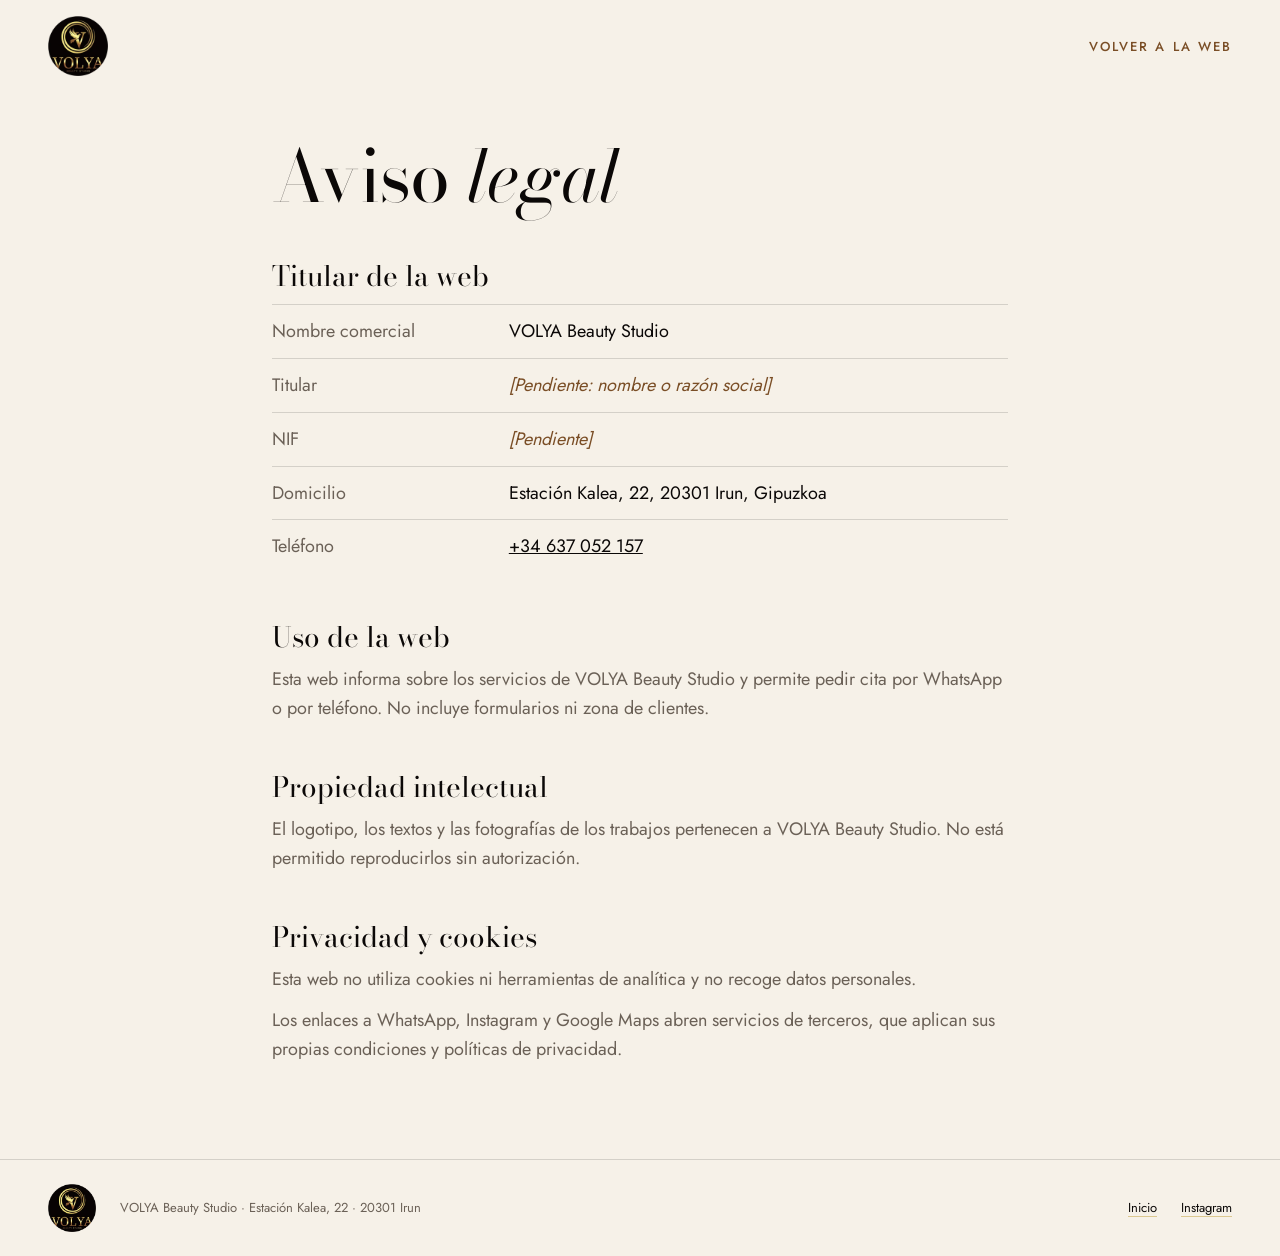
<file: legal.html>
<!doctype html>
<html lang="es">
<head>
  <meta charset="utf-8">
  <meta name="viewport" content="width=device-width, initial-scale=1, viewport-fit=cover">
  <title>Aviso legal · VOLYA Beauty Studio</title>
  <meta name="description" content="Aviso legal y privacidad de VOLYA Beauty Studio, estudio de belleza en Irun.">
  <meta name="robots" content="noindex, follow">
  <meta name="theme-color" content="#F6F1E8">
  <link rel="icon" href="img/favicon-32.png" sizes="32x32" type="image/png">
  <link rel="apple-touch-icon" href="img/apple-touch-icon.png">
  <link rel="stylesheet" href="css/styles.css">
</head>
<body class="legal-page">
  <a class="skip-link" href="#contenido">Saltar al contenido</a>

  <header class="legal-header">
    <div class="container legal-header__inner">
      <a class="brand" href="index.html" aria-label="VOLYA Beauty Studio, volver al inicio">
        <img src="img/logo-160.webp" width="160" height="160" alt="VOLYA Beauty Studio">
      </a>
      <a class="link-arrow" href="index.html">Volver a la web</a>
    </div>
  </header>

  <main id="contenido" class="container legal">
    <h1 class="section-title">Aviso <em>legal</em></h1>

    <section aria-labelledby="titular">
      <h2 id="titular">Titular de la web</h2>
      <!-- Pendiente de confirmar con la dueña: datos del titular -->
      <dl class="legal__data">
        <div><dt>Nombre comercial</dt><dd>VOLYA Beauty Studio</dd></div>
        <div><dt>Titular</dt><dd class="legal__pending">[Pendiente: nombre o razón social]</dd></div>
        <div><dt>NIF</dt><dd class="legal__pending">[Pendiente]</dd></div>
        <div><dt>Domicilio</dt><dd>Estación Kalea, 22, 20301 Irun, Gipuzkoa</dd></div>
        <div><dt>Teléfono</dt><dd><a href="tel:+34637052157">+34 637 052 157</a></dd></div>
      </dl>
    </section>

    <section aria-labelledby="uso">
      <h2 id="uso">Uso de la web</h2>
      <p>Esta web informa sobre los servicios de VOLYA Beauty Studio y permite pedir cita por WhatsApp o por teléfono. No incluye formularios ni zona de clientes.</p>
    </section>

    <section aria-labelledby="propiedad">
      <h2 id="propiedad">Propiedad intelectual</h2>
      <p>El logotipo, los textos y las fotografías de los trabajos pertenecen a VOLYA Beauty Studio. No está permitido reproducirlos sin autorización.</p>
    </section>

    <section aria-labelledby="privacidad">
      <h2 id="privacidad">Privacidad y cookies</h2>
      <p>Esta web no utiliza cookies ni herramientas de analítica y no recoge datos personales.</p>
      <p>Los enlaces a WhatsApp, Instagram y Google Maps abren servicios de terceros, que aplican sus propias condiciones y políticas de privacidad.</p>
    </section>
  </main>

  <footer class="site-footer">
    <div class="container site-footer__inner">
      <img src="img/logo-160.webp" width="160" height="160" alt="" class="site-footer__logo" loading="lazy">
      <p class="site-footer__text">VOLYA Beauty Studio · Estación Kalea, 22 · 20301 Irun</p>
      <nav class="site-footer__nav" aria-label="Legal y redes">
        <a href="index.html">Inicio</a>
        <a href="https://www.instagram.com/volya_beauty_studio/" target="_blank" rel="noopener">Instagram</a>
      </nav>
    </div>
  </footer>
</body>
</html>
</file>
<file: vendor/lenis-1.3.27/lenis.css>
html.lenis,
html.lenis body {
  height: auto;
}

.lenis:not(.lenis-autoToggle).lenis-stopped {
  overflow: clip;
}

.lenis [data-lenis-prevent],
.lenis [data-lenis-prevent-wheel],
.lenis [data-lenis-prevent-touch],
.lenis [data-lenis-prevent-vertical],
.lenis [data-lenis-prevent-horizontal] {
  overscroll-behavior: contain;
}

.lenis.lenis-smooth iframe {
  pointer-events: none;
}

.lenis.lenis-autoToggle {
  transition-property: overflow;
  transition-duration: 1ms;
  transition-behavior: allow-discrete;
}
</file>
<file: css/styles.css>
/* ==========================================================================
   VOLYA Beauty Studio — estilos
   Mobile first. Puntos de corte: 768px (tablet) y 1024px (escritorio).
   ========================================================================== */

/* ---------- Fuentes (alojadas en la web, subconjunto latino) ---------- */
@font-face {
  font-family: "Bodoni Moda";
  src: url("../fonts/bodoni-moda-latin.woff2") format("woff2");
  font-weight: 400 700;
  font-style: normal;
  font-display: swap;
}
@font-face {
  font-family: "Bodoni Moda";
  src: url("../fonts/bodoni-moda-italic-latin.woff2") format("woff2");
  font-weight: 400 700;
  font-style: italic;
  font-display: swap;
}
@font-face {
  font-family: "Jost";
  src: url("../fonts/jost-latin.woff2") format("woff2");
  font-weight: 300 600;
  font-style: normal;
  font-display: swap;
}

/* ---------- Tokens ---------- */
:root {
  /* Color: negro y dorado del logo sobre marfil y arena cálidos */
  --ink: #0B0807;
  --ivory: #F6F1E8;
  --sand: #EDE5D8;
  --gold: #CAAE58;
  --bronze: #7A4E26;
  --stone: #6B6157;
  --line: rgb(11 8 7 / 0.14);
  --line-gold: rgb(202 174 88 / 0.6);
  --placeholder: #E4DBCC;
  --veil: 26 19 15;          /* velo cálido sobre las fotos (rgb) */
  --wall: #2A211B;
  --wall-gap: 0.5rem;

  /* Tipografía */
  --font-display: "Bodoni Moda", "Bodoni 72", Didot, Georgia, serif;
  --font-text: "Jost", Futura, "Century Gothic", "Avenir Next", sans-serif;
  --text-xs: 0.8125rem;   /* 13 */
  --text-sm: 0.9375rem;   /* 15 */
  --text-base: 1.0625rem; /* 17 */
  --title-xl: clamp(3rem, 12.5vw, 6.5rem);
  --title-l: clamp(2.5rem, 10vw, 4.5rem);
  --title-m: clamp(1.625rem, 7.2vw, 2.5rem);

  /* Espaciado: base 4 px */
  --s-1: 0.25rem;
  --s-2: 0.5rem;
  --s-3: 0.75rem;
  --s-4: 1rem;
  --s-5: 1.5rem;
  --s-6: 2rem;
  --s-7: 3rem;
  --s-8: 4rem;
  --s-9: 6rem;
  --s-10: 8rem;
  --s-11: 10rem;

  --gutter: clamp(1.25rem, 4vw, 3rem);
  --maxw: 77.5rem; /* 1240 */
  --header-h: 4.5rem;

  /* Forma y profundidad */
  --radius-pill: 999px;
  --shadow-float: 0 14px 34px -14px rgb(11 8 7 / 0.45);

  /* Movimiento */
  --ease-out: cubic-bezier(0.16, 1, 0.3, 1);
  --dur-micro: 0.2s;
  --dur-ui: 0.45s;
}

@media (min-width: 1024px) {
  :root {
    --text-base: 1.125rem;
    --header-h: 5.75rem;
    --title-xl: clamp(4.5rem, 7.2vw, 6.5rem);
  }
}

/* ---------- Base ---------- */
*,
*::before,
*::after { box-sizing: border-box; }

html {
  -webkit-text-size-adjust: 100%;
  text-size-adjust: 100%;
  scroll-padding-top: var(--header-h);
}

body {
  margin: 0;
  background: var(--ivory);
  color: var(--ink);
  font: 400 var(--text-base) / 1.6 var(--font-text);
  -webkit-font-smoothing: antialiased;
  -moz-osx-font-smoothing: grayscale;
  overflow-x: clip;
}

img { display: block; max-width: 100%; height: auto; }
a { color: inherit; }
h1, h2, h3 { margin: 0; font-weight: 400; text-wrap: balance; }
p { margin: 0; text-wrap: pretty; }
figure, blockquote { margin: 0; }
svg use { pointer-events: none; }

:focus-visible {
  outline: 2px solid var(--bronze);
  outline-offset: 3px;
}

.sr-only {
  position: absolute !important;
  width: 1px; height: 1px;
  padding: 0; margin: -1px;
  overflow: hidden;
  clip: rect(0 0 0 0);
  white-space: nowrap;
  border: 0;
}

.skip-link {
  position: absolute;
  left: var(--gutter);
  top: -4rem;
  z-index: 100;
  padding: var(--s-3) var(--s-4);
  background: var(--ink);
  color: var(--ivory);
  border-radius: var(--radius-pill);
  text-decoration: none;
}
.skip-link:focus { top: var(--s-3); }

.container {
  width: min(100% - 2 * var(--gutter), var(--maxw));
  margin-inline: auto;
}

.section-title {
  font: 400 var(--title-l) / 1 var(--font-display);
  letter-spacing: -0.01em;
}
.section-title em { font-style: italic; }

/* ---------- Botones y enlaces ---------- */
.btn {
  --btn-bg: var(--ink);
  --btn-fg: var(--ivory);
  --btn-border: transparent;
  --btn-fill: var(--gold);
  --btn-fill-fg: var(--ink);
  position: relative;
  isolation: isolate;
  overflow: hidden;
  display: inline-flex;
  align-items: center;
  justify-content: center;
  gap: 0.75rem;
  min-height: 3.5rem;
  padding: 0 1.75rem;
  border: 1px solid var(--btn-border);
  border-radius: var(--radius-pill);
  background: var(--btn-bg);
  color: var(--btn-fg);
  font: 500 var(--text-sm) / 1 var(--font-text);
  letter-spacing: 0.03em;
  text-decoration: none;
  cursor: pointer;
  transition: color var(--dur-ui) var(--ease-out), transform var(--dur-micro) var(--ease-out);
}
.btn::before {
  content: "";
  position: absolute;
  inset: 0;
  z-index: -1;
  background: var(--btn-fill);
  transform: scaleX(0);
  transform-origin: right center;
  transition: transform 0.6s var(--ease-out);
}
.btn svg { width: 1.25rem; height: 1.25rem; fill: currentColor; flex: none; }
.btn:active { transform: scale(0.98); }
@media (hover: hover) {
  .btn:hover { color: var(--btn-fill-fg); }
  .btn:hover::before { transform: scaleX(1); transform-origin: left center; }
}
.btn--gold { --btn-bg: var(--gold); --btn-fg: var(--ink); --btn-fill: var(--ivory); }
.btn--line { --btn-bg: transparent; --btn-fg: var(--ink); --btn-border: var(--ink); }
.btn--sm {
  min-height: 2.75rem;
  padding: 0 1.375rem;
  font-size: var(--text-xs);
  letter-spacing: 0.14em;
  text-transform: uppercase;
}

.link-call {
  display: inline-flex;
  align-items: center;
  gap: 0.35em;
  min-height: 2.75rem;
  font-size: var(--text-sm);
  color: var(--stone);
  text-decoration: none;
}
.link-call span {
  color: var(--ink);
  background: linear-gradient(var(--gold), var(--gold)) 0 100% / 100% 1px no-repeat;
  padding-bottom: 2px;
  transition: background-size var(--dur-ui) var(--ease-out);
}
@media (hover: hover) {
  .link-call:hover span { background-size: 0 1px; background-position: 100% 100%; }
}

.link-arrow {
  display: inline-flex;
  align-items: center;
  gap: 0.5rem;
  min-height: 2.75rem;
  font: 500 var(--text-xs) / 1 var(--font-text);
  letter-spacing: 0.16em;
  text-transform: uppercase;
  color: var(--bronze);
  text-decoration: none;
}
.link-arrow svg {
  width: 1.125rem;
  height: 1.125rem;
  transition: transform var(--dur-ui) var(--ease-out);
}
@media (hover: hover) {
  .link-arrow:hover svg { transform: translateX(4px); }
}

/* ---------- Cabecera ---------- */
.site-header {
  position: fixed;
  inset: 0 0 auto;
  z-index: 50;
  height: var(--header-h);
  color: var(--ink);
  transition: transform 0.5s var(--ease-out), background-color 0.3s linear, box-shadow 0.3s linear;
}
.site-header.is-scrolled {
  background: var(--ivory);
  box-shadow: 0 1px 0 var(--line);
}
.site-header.on-dark { color: var(--ivory); }
.site-header.on-dark .site-header__cta { --btn-bg: var(--gold); --btn-fg: var(--ink); --btn-fill: var(--ivory); }
.site-header.is-hidden { transform: translateY(-100%); }

.site-header__inner {
  height: 100%;
  display: flex;
  align-items: center;
  justify-content: space-between;
  gap: var(--s-5);
}

.brand { display: block; border-radius: 50%; }
.brand img { width: 3rem; height: 3rem; }

.nav { display: none; }
.site-header__cta { display: none; }

.menu-toggle {
  display: inline-flex;
  align-items: center;
  gap: 0.75rem;
  min-height: 2.75rem;
  margin-right: calc(-1 * var(--s-2));
  padding: 0 var(--s-2) 0 var(--s-4);
  border: 0;
  border-radius: var(--radius-pill);
  background: none;
  color: inherit;
  font: 500 var(--text-xs) / 1 var(--font-text);
  letter-spacing: 0.18em;
  text-transform: uppercase;
  cursor: pointer;
}
.menu-toggle__icon {
  position: relative;
  width: 1.5rem;
  height: 0.5rem;
  border-block: 1px solid currentColor;
}

/* ---------- Menú (móvil y tablet) ---------- */
.menu {
  position: fixed;
  inset: 0;
  z-index: 60;
  display: flex;
  flex-direction: column;
  padding: var(--s-3) var(--gutter) calc(var(--s-6) + env(safe-area-inset-bottom));
  background: var(--ivory);
  color: var(--ink);
  overflow-y: auto;
}
.menu[hidden] { display: none; }

.menu__top {
  display: flex;
  align-items: center;
  justify-content: space-between;
  min-height: calc(var(--header-h) - var(--s-3));
}
.menu__logo { width: 3rem; height: 3rem; }
.menu__close {
  display: inline-flex;
  align-items: center;
  gap: 0.75rem;
  min-height: 2.75rem;
  margin-right: calc(-1 * var(--s-2));
  padding: 0 var(--s-2) 0 var(--s-4);
  border: 0;
  background: none;
  color: var(--ink);
  font: 500 var(--text-xs) / 1 var(--font-text);
  letter-spacing: 0.18em;
  text-transform: uppercase;
  cursor: pointer;
}
.menu__x { position: relative; width: 1.25rem; height: 1.25rem; }
.menu__x::before,
.menu__x::after {
  content: "";
  position: absolute;
  left: 0; right: 0; top: 50%;
  height: 1px;
  background: currentColor;
  transform: rotate(45deg);
}
.menu__x::after { transform: rotate(-45deg); }

.menu__links {
  display: flex;
  flex-direction: column;
  margin-block: auto;
  padding-block: var(--s-7);
}
.menu__links a {
  display: block;
  padding-block: 0.25rem;
  font: 400 clamp(2.25rem, 10vw, 3.5rem) / 1.15 var(--font-display);
  text-decoration: none;
}
.menu__links a:hover,
.menu__links a:focus-visible { font-style: italic; color: var(--bronze); }

.menu__foot { display: grid; gap: var(--s-3); justify-items: start; }
.menu__foot .btn { width: 100%; }
.menu__phone {
  display: inline-flex;
  align-items: center;
  min-height: 2.75rem;
  color: var(--ink);
  text-underline-offset: 0.3em;
  text-decoration-color: var(--line-gold);
}
.menu__address { color: var(--stone); font-size: var(--text-sm); }

/* ---------- Medios: foto con miniatura borrosa debajo (efecto de enfoque) ---------- */
.media {
  position: relative;
  display: block;
  overflow: hidden;
  background: var(--placeholder);
}
.media > img {
  position: absolute;
  inset: 0;
  width: 100%;
  height: 100%;
  object-fit: cover;
}
.media__lqip {
  filter: blur(12px);
  transform: scale(1.12);
}

/* ==========================================================================
   Portada: muro de trabajos de Olga en columnas que se desplazan despacio,
   con el título superpuesto sobre un velo cálido. Cada foto se ve a su
   tamaño real, así el fondo llena la pantalla sin verse borroso.
   ========================================================================== */
.hero {
  position: relative;
  display: flex;
  align-items: flex-end;
  min-height: 100svh;
  overflow: hidden;
  background: var(--wall);
  color: var(--ivory);
}

.hero__wall {
  position: absolute;
  inset: 0;
  display: grid;
  grid-template-columns: repeat(2, minmax(0, 1fr));
  gap: var(--wall-gap);
}
.wall__col { min-width: 0; }
.wall__col:nth-child(2) { margin-top: -30%; }
.wall__col:nth-child(n + 3) { display: none; }
.wall__track { will-change: transform; }
.wall__set {
  display: flex;
  flex-direction: column;
  gap: var(--wall-gap);
  padding-bottom: var(--wall-gap);
}
.wall__img {
  width: 100%;
  aspect-ratio: 4 / 5;
  object-fit: cover;
  background: rgb(255 255 255 / 0.04);
}
.motion .wall__img:not(.is-loaded) { opacity: 0; }
.wall__img.is-loaded { transition: opacity 1.2s var(--ease-out); }

.hero__veil {
  position: absolute;
  inset: 0;
  background: linear-gradient(to top,
    rgb(var(--veil) / 0.92) 0%,
    rgb(var(--veil) / 0.74) 36%,
    rgb(var(--veil) / 0.18) 66%,
    rgb(var(--veil) / 0.5) 100%);
}

.hero__content {
  position: relative;
  z-index: 1;
  padding-block: calc(var(--header-h) + var(--s-7)) var(--s-7);
}

.hero__title {
  font-family: var(--font-display);
  font-size: var(--title-xl);
  line-height: 0.98;
  letter-spacing: -0.015em;
}
.hero__title em { font-style: italic; }

.hero__lead {
  margin-top: var(--s-4);
  max-width: 32ch;
  color: rgb(246 241 232 / 0.88);
}

.hero__actions {
  display: flex;
  flex-direction: column;
  align-items: flex-start;
  gap: var(--s-1);
  margin-top: var(--s-5);
}
.hero__actions .btn { width: 100%; }
.hero .link-call { color: rgb(246 241 232 / 0.82); }
.hero .link-call span { color: var(--ivory); }

.rating {
  display: flex;
  align-items: center;
  flex-wrap: wrap;
  gap: 0.625rem;
  margin-top: var(--s-3);
  font-size: var(--text-xs);
  letter-spacing: 0.04em;
  color: rgb(246 241 232 / 0.82);
}
.rating__score { font: 400 1.5rem / 1 var(--font-display); color: var(--ivory); letter-spacing: 0; }
.rating__stars { display: inline-flex; gap: 2px; }
.rating__stars svg { width: 0.75rem; height: 0.75rem; fill: var(--gold); }

/* ==========================================================================
   Servicios: uñas con un collage de tres trabajos; pestañas y cejas con foto
   y detalle. Cada uno con lo que dice una clienta.
   ========================================================================== */
.services { padding-top: var(--s-8); }

.services__intro {
  margin-top: var(--s-4);
  max-width: 34ch;
  color: var(--stone);
}

.services__grid {
  display: grid;
  row-gap: var(--s-9);
  margin-top: var(--s-7);
  padding-bottom: var(--s-9);
}

.svc__body::before {
  content: "";
  display: block;
  width: 2.5rem;
  height: 1px;
  margin-bottom: var(--s-4);
  background: var(--gold);
}
.svc__name {
  font: 400 clamp(2.5rem, 11vw, 3.5rem) / 1 var(--font-display);
  letter-spacing: -0.01em;
  overflow-wrap: break-word;
}
.svc__detail {
  margin-top: var(--s-2);
  font: 500 var(--text-xs) / 1.5 var(--font-text);
  letter-spacing: 0.14em;
  text-transform: uppercase;
  color: var(--bronze);
}

/* Lo que dice una clienta de ese servicio */
.svc__quote { margin-top: var(--s-5); max-width: 34rem; }
.svc__quote p {
  font: italic 400 1.125rem / 1.5 var(--font-display);
  color: var(--ink);
}
.svc__quote p::before { content: "«"; color: var(--gold); }
.svc__quote p::after { content: "»"; color: var(--gold); }
.svc__quote figcaption {
  margin-top: var(--s-3);
  font: 500 var(--text-xs) / 1.3 var(--font-text);
  letter-spacing: 0.08em;
  color: var(--stone);
}

/* Uñas: collage (principal a la izquierda, dos a la derecha) */
.svc__gallery {
  display: grid;
  grid-template-columns: minmax(0, 2fr) minmax(0, 1fr);
  gap: var(--s-2);
}
.svc__main { grid-row: 1 / span 2; }
.svc__side { aspect-ratio: 4 / 5; }
.svc--nails .svc__body { margin-top: var(--s-6); }

/* Pestañas y cejas: foto grande y detalle superpuesto */
.svc__pair {
  position: relative;
  padding-right: 30%;
  padding-bottom: var(--s-7);
}
.svc__photo { aspect-ratio: 4 / 5; }
.svc__inset {
  position: absolute;
  right: 0;
  bottom: 0;
  width: 42%;
}
.svc__inset .media {
  aspect-ratio: 4 / 5;
  box-shadow: 0 0 0 5px var(--ivory);
}
.svc__inset figcaption {
  margin-top: var(--s-2);
  font: 500 0.75rem / 1 var(--font-text);
  letter-spacing: 0.18em;
  text-transform: uppercase;
  color: var(--bronze);
}
.svc--duo .svc__body { margin-top: var(--s-5); }

/* ---------- Micropigmentación de labios destacada (fondo arena) ---------- */
.feature {
  padding-block: var(--s-7);
  background: var(--sand);
}
.feature__grid {
  display: grid;
  grid-template-areas:
    "text"
    "visual"
    "body";
  row-gap: var(--s-5);
}
.feature__text { grid-area: text; }
.feature__visual { grid-area: visual; }
.feature__body { grid-area: body; }

.feature__tag {
  font: 500 0.75rem / 1 var(--font-text);
  letter-spacing: 0.18em;
  text-transform: uppercase;
  color: var(--bronze);
}
.feature__title {
  margin-top: var(--s-4);
  font: 400 clamp(2.25rem, 9.5vw, 4.25rem) / 1 var(--font-display);
  letter-spacing: -0.01em;
  overflow-wrap: break-word;
}
.feature__title em { display: block; font-style: italic; }
.feature__claim {
  margin-top: var(--s-4);
  font: italic 400 clamp(1.25rem, 5.2vw, 1.75rem) / 1.3 var(--font-display);
  color: var(--bronze);
}

.feature__visual {
  position: relative;
  padding-right: 34%;
  padding-bottom: var(--s-5);
}
.feature__photo { aspect-ratio: 4 / 5; }
.feature__inset {
  position: absolute;
  right: 0;
  bottom: 0;
  width: 40%;
}
.feature__inset .media {
  aspect-ratio: 4 / 5;
  box-shadow: 0 0 0 5px var(--sand);
}
.feature__inset figcaption {
  margin-top: var(--s-2);
  font-size: var(--text-xs);
  line-height: 1.35;
  color: var(--stone);
}

.feature__copy {
  max-width: 36ch;
  color: var(--stone);
}
.feature__body .btn { width: 100%; margin-top: var(--s-5); }

/* ==========================================================================
   Olga y reseñas
   ========================================================================== */
/* Retrato a sangre con el nombre superpuesto; méritos como frases grandes */
.olga { padding-bottom: var(--s-8); }

.olga__portrait {
  position: relative;
  margin-inline: calc(-1 * var(--gutter));
}
.olga__photo { aspect-ratio: 4 / 5; }
.olga__portrait::after {
  content: "";
  position: absolute;
  inset: 0;
  background: linear-gradient(to top,
    rgb(var(--veil) / 0.92) 0%,
    rgb(var(--veil) / 0.72) 30%,
    rgb(var(--veil) / 0) 60%);
  pointer-events: none;
}
.olga__name {
  position: absolute;
  z-index: 1;
  left: var(--gutter);
  right: var(--gutter);
  bottom: var(--s-6);
  font: 400 clamp(3.25rem, 15vw, 6rem) / 0.92 var(--font-display);
  letter-spacing: -0.02em;
  color: var(--ivory);
}
.olga__name em { display: block; font-style: italic; }

.merits {
  list-style: none;
  margin: var(--s-7) 0 0;
  padding: 0;
  border-bottom: 1px solid var(--line-gold);
}
.merit {
  position: relative;
  padding-block: var(--s-5);
}
.merit__rule {
  position: absolute;
  left: 0;
  right: 0;
  top: 0;
  height: 1px;
  background: var(--line-gold);
  transform-origin: left center;
}
/* Dos niveles: etiqueta pequeña y, debajo, la parte clave en grande */
.merit__label {
  display: block;
  margin-bottom: var(--s-2);
  font: 500 0.75rem / 1.3 var(--font-text);
  letter-spacing: 0.18em;
  text-transform: uppercase;
  color: var(--bronze);
}
.merit__title {
  display: block;
  font: 400 clamp(1.875rem, 8.2vw, 2.75rem) / 1.05 var(--font-display);
  letter-spacing: -0.01em;
  color: var(--ink);
}
.merit--lead .merit__title { font-size: clamp(2.5rem, 11.5vw, 4rem); }
.merit__text small {
  display: block;
  margin-top: var(--s-2);
  font: 400 0.8125rem / 1.3 var(--font-text);
  letter-spacing: 0.02em;
  color: var(--stone);
}

.olga__intro { margin-top: var(--s-6); max-width: 40ch; color: var(--stone); }
.olga__ig { margin-top: var(--s-5); }

.reviews { margin-top: var(--s-6); }
.reviews__title {
  display: flex;
  align-items: center;
  flex-wrap: wrap;
  gap: 0.75rem;
}
.reviews__score { font: 400 2.75rem / 1 var(--font-display); }
.reviews__title .rating__stars svg { width: 0.875rem; height: 0.875rem; }
.reviews__count {
  font: 400 var(--text-xs) / 1.3 var(--font-text);
  letter-spacing: 0.04em;
  color: var(--stone);
}

/* Móvil: carrusel que se desliza con el dedo; escritorio: tres columnas */
.reviews__list {
  list-style: none;
  display: flex;
  gap: var(--s-4);
  margin: var(--s-5) calc(-1 * var(--gutter)) 0;
  padding: 0 var(--gutter) var(--s-2);
  overflow-x: auto;
  scroll-snap-type: x mandatory;
  scroll-padding-inline: var(--gutter);
  scrollbar-width: none;
  overscroll-behavior-x: contain;
}
.reviews__list::-webkit-scrollbar { display: none; }
.reviews__list:focus-visible { outline-offset: -2px; }

.review {
  flex: 0 0 84%;
  scroll-snap-align: start;
  padding-top: var(--s-4);
  border-top: 1px solid var(--gold);
}
.review blockquote p {
  font-size: var(--text-sm);
  line-height: 1.6;
}
.review figcaption {
  margin-top: var(--s-3);
  font: 500 var(--text-xs) / 1.3 var(--font-text);
  letter-spacing: 0.08em;
  color: var(--stone);
}

/* ==========================================================================
   Contacto y pie
   ========================================================================== */
.contact {
  padding-block: var(--s-7);
  background: var(--sand);
}
.contact__grid {
  display: grid;
  row-gap: var(--s-5);
}
.contact__intro { margin-top: var(--s-4); max-width: 34ch; color: var(--stone); }

.contact__info {
  display: grid;
  row-gap: var(--s-5);
}
.contact__label {
  margin-bottom: var(--s-2);
  font: 500 0.75rem / 1 var(--font-text);
  letter-spacing: 0.18em;
  text-transform: uppercase;
  color: var(--bronze);
}
.contact__block address {
  font-style: normal;
  font-size: var(--text-sm);
  line-height: 1.5;
}
.hours { margin: 0; font-size: var(--text-sm); line-height: 1.5; }
.hours div {
  display: flex;
  justify-content: space-between;
  gap: var(--s-4);
  max-width: 22rem;
  padding-block: 0.2rem;
}
.hours dt { color: var(--stone); }
.hours dd { margin: 0; font-variant-numeric: tabular-nums; }

.contact__actions {
  display: grid;
  grid-template-columns: minmax(0, 1fr) minmax(0, 1fr);
  gap: var(--s-3);
}
.contact__actions > :first-child,
.contact__actions > :last-child { grid-column: 1 / -1; }
.contact__actions .btn--line { padding-inline: 1rem; }
.contact__phone { display: none; }

.site-footer {
  padding-block: var(--s-5) calc(var(--s-5) + env(safe-area-inset-bottom));
  border-top: 1px solid var(--line);
}
.site-footer__inner {
  display: grid;
  grid-template-columns: auto minmax(0, 1fr);
  align-items: center;
  column-gap: var(--s-4);
  row-gap: var(--s-1);
  font-size: var(--text-xs);
  color: var(--stone);
}
.site-footer__logo { width: 3rem; height: 3rem; grid-row: span 2; }
.site-footer__nav { display: flex; flex-wrap: wrap; column-gap: var(--s-5); }
.site-footer__nav a {
  display: inline-flex;
  align-items: center;
  min-height: 2.75rem;
  color: var(--ink);
  text-underline-offset: 0.3em;
  text-decoration-color: var(--line-gold);
}

/* Pie de la web: tira de trabajos que lleva a Instagram, marca y redes */
.footer { padding-top: var(--s-8); border-top: 0; }

.footer__strip {
  display: block;
  color: var(--ink);
  text-decoration: none;
}
.footer__strip-label {
  display: inline-flex;
  flex-wrap: wrap;
  align-items: center;
  gap: 0.25rem 0.6rem;
  min-height: 2.75rem;
  font: 400 clamp(1.5rem, 6vw, 2.25rem) / 1.15 var(--font-display);
}
.footer__handle { font-style: italic; color: var(--bronze); }
.footer__strip-label svg {
  width: 1.5rem;
  height: 1.5rem;
  transition: transform var(--dur-ui) var(--ease-out);
}
.footer__photos {
  display: grid;
  grid-template-columns: repeat(3, minmax(0, 1fr));
  gap: var(--s-2);
  margin-top: var(--s-4);
}
.footer__photos img {
  width: 100%;
  aspect-ratio: 1;
  object-fit: cover;
  background: var(--placeholder);
  transition: transform 0.6s var(--ease-out);
}
@media (hover: hover) {
  .footer__strip:hover .footer__strip-label svg { transform: translateX(6px); }
  .footer__strip:hover .footer__photos img { transform: translateY(-6px); }
  .footer__strip:hover .footer__photos img:nth-child(even) { transform: translateY(6px); }
}

.footer__main {
  display: grid;
  grid-template-columns: auto minmax(0, 1fr);
  align-items: center;
  column-gap: var(--s-4);
  row-gap: var(--s-5);
  margin-top: var(--s-8);
  padding-top: var(--s-6);
  border-top: 1px solid var(--line);
}
.footer__logo { width: 4.5rem; height: 4.5rem; }
.footer__name { font: 400 1.75rem / 1.05 var(--font-display); }
.footer__name em { font-style: italic; }
.footer__tag {
  margin-top: var(--s-2);
  font: 500 0.6875rem / 1.5 var(--font-text);
  letter-spacing: 0.16em;
  text-transform: uppercase;
  color: var(--bronze);
}
.footer__social { grid-column: 1 / -1; display: flex; gap: var(--s-3); }

.icon-btn {
  display: grid;
  place-items: center;
  width: 3rem;
  height: 3rem;
  border: 1px solid var(--ink);
  border-radius: 50%;
  color: var(--ink);
  transition: background-color var(--dur-ui) var(--ease-out), color var(--dur-ui) var(--ease-out), border-color var(--dur-ui) var(--ease-out);
}
.icon-btn svg { width: 1.25rem; height: 1.25rem; fill: currentColor; }
@media (hover: hover) {
  .icon-btn:hover { background: var(--gold); border-color: var(--gold); }
}

.footer__bottom {
  display: flex;
  flex-wrap: wrap;
  align-items: center;
  justify-content: space-between;
  gap: var(--s-2) var(--s-5);
  margin-top: var(--s-6);
  padding-block: var(--s-4);
  border-top: 1px solid var(--line);
  font-size: var(--text-xs);
  color: var(--stone);
}
.footer__bottom a {
  display: inline-flex;
  align-items: center;
  min-height: 2.75rem;
  color: var(--ink);
  text-underline-offset: 0.3em;
  text-decoration-color: var(--line-gold);
}

/* ---------- Aviso legal ---------- */
.legal-header__inner {
  display: flex;
  align-items: center;
  justify-content: space-between;
  min-height: var(--header-h);
}
.legal {
  max-width: 46rem;
  padding-block: var(--s-7) var(--s-9);
}
.legal section { margin-top: var(--s-7); }
.legal h2 {
  margin-bottom: var(--s-3);
  font: 400 1.75rem / 1.15 var(--font-display);
}
.legal p { color: var(--stone); }
.legal p + p { margin-top: var(--s-3); }
.legal__data { margin: 0; }
.legal__data div {
  display: grid;
  grid-template-columns: minmax(7.5rem, 30%) 1fr;
  gap: var(--s-4);
  padding-block: var(--s-3);
  border-top: 1px solid var(--line);
}
.legal__data dt { color: var(--stone); }
.legal__data dd { margin: 0; overflow-wrap: anywhere; }
.legal__pending { color: var(--bronze); font-style: italic; }

/* ---------- Barra fija de cita (móvil y tablet) ---------- */
.cta-bar {
  position: fixed;
  z-index: 40;
  left: var(--gutter);
  right: var(--gutter);
  bottom: calc(0.75rem + env(safe-area-inset-bottom));
  display: flex;
  gap: var(--s-2);
  transform: translateY(calc(100% + 2rem));
  visibility: hidden;
  transition: transform 0.6s var(--ease-out), visibility 0s linear 0.6s;
}
.cta-bar.is-visible {
  transform: none;
  visibility: visible;
  transition: transform 0.6s var(--ease-out), visibility 0s linear 0s;
}
.cta-bar__main {
  flex: 1;
  padding-inline: 1rem;
  box-shadow: var(--shadow-float);
}
.cta-bar__call {
  flex: none;
  display: grid;
  place-items: center;
  width: 3.5rem;
  height: 3.5rem;
  border-radius: 50%;
  background: var(--ivory);
  color: var(--ink);
  box-shadow: 0 0 0 1px var(--line-gold), var(--shadow-float);
}
.cta-bar__call svg { width: 1.25rem; height: 1.25rem; }

/* ==========================================================================
   Tablet
   ========================================================================== */
@media (min-width: 768px) {
  .hero__actions { flex-direction: row; flex-wrap: wrap; align-items: center; column-gap: var(--s-5); row-gap: var(--s-2); }
  .hero__actions .btn { width: auto; }

  .hero__wall { grid-template-columns: repeat(3, minmax(0, 1fr)); }
  .wall__col:nth-child(2) { margin-top: -18%; }
  .wall__col:nth-child(3) { display: block; margin-top: -40%; }
  .hero__content { padding-bottom: var(--s-9); }

  .services__grid {
    grid-template-columns: minmax(0, 1fr) minmax(0, 1fr);
    column-gap: var(--s-6);
  }
  .svc--nails { grid-column: 1 / -1; }


  .footer__photos { grid-template-columns: repeat(6, minmax(0, 1fr)); }
  .footer__main { grid-template-columns: auto minmax(0, 1fr) auto; }
  .footer__social { grid-column: auto; }

  .feature__body .btn { width: auto; }

  .olga { padding-top: var(--s-9); }
  .olga__grid {
    display: grid;
    grid-template-columns: minmax(0, 1fr) minmax(0, 1fr);
    column-gap: var(--s-6);
    align-items: start;
  }
  .olga__portrait {
    margin-inline: 0;
    position: sticky;
    top: calc(var(--header-h) + var(--s-5));
  }
  .olga__name { left: var(--s-5); right: var(--s-5); bottom: var(--s-5); font-size: 3.5rem; }
  .merits { margin-top: 0; }
  .merit__title { font-size: 2rem; }
  .merit--lead .merit__title { font-size: 2.75rem; }

  .review { flex-basis: 60%; }

  .contact__info { grid-template-columns: minmax(0, 1fr) minmax(0, 1fr); column-gap: var(--s-6); }
  .contact__actions { grid-template-columns: repeat(2, max-content); justify-content: start; }
  .contact__phone { display: inline; }

  .site-footer__inner { grid-template-columns: auto 1fr auto; column-gap: var(--s-5); }
  .site-footer__logo { grid-row: auto; }

  .cta-bar { left: 50%; right: auto; width: min(26rem, 100% - 2 * var(--gutter)); translate: -50% 0; }
}

/* Solo tablet */
@media (min-width: 768px) and (max-width: 1023.98px) {
  .feature__grid {
    grid-template-columns: minmax(0, 1fr) minmax(0, 1fr);
    grid-template-areas:
      "text text"
      "visual body";
    column-gap: var(--s-6);
    align-items: center;
  }
  .feature__visual { padding-right: 16%; }
}

/* ==========================================================================
   Escritorio
   ========================================================================== */
@media (min-width: 1024px) {
  .brand img { width: 3.75rem; height: 3.75rem; }
  .menu-toggle,
  .menu,
  .cta-bar { display: none; }

  .nav {
    display: flex;
    gap: clamp(1.25rem, 2.6vw, 2.75rem);
    margin-left: auto;
  }
  .nav a {
    position: relative;
    display: inline-flex;
    align-items: center;
    min-height: 2.75rem;
    font: 500 var(--text-xs) / 1 var(--font-text);
    letter-spacing: 0.16em;
    text-transform: uppercase;
    text-decoration: none;
  }
  .nav a::after {
    content: "";
    position: absolute;
    left: 0; right: 0; bottom: 0.7rem;
    height: 1px;
    background: var(--gold);
    transform: scaleX(0);
    transform-origin: right center;
    transition: transform var(--dur-ui) var(--ease-out);
  }
  .nav a:hover::after,
  .nav a:focus-visible::after { transform: scaleX(1); transform-origin: left center; }
  .site-header__cta { display: inline-flex; }

  /* Portada: cuatro columnas de fotos; título a la izquierda sobre el velo */
  .hero { align-items: center; }
  .hero__wall { grid-template-columns: repeat(4, minmax(0, 1fr)); --wall-gap: 0.75rem; }
  .wall__col:nth-child(2) { margin-top: -14%; }
  .wall__col:nth-child(3) { margin-top: -32%; }
  .wall__col:nth-child(4) { display: block; margin-top: -8%; }
  .hero__veil {
    background:
      linear-gradient(90deg,
        rgb(var(--veil) / 0.9) 0%,
        rgb(var(--veil) / 0.72) 36%,
        rgb(var(--veil) / 0.22) 70%,
        rgb(var(--veil) / 0.12) 100%),
      linear-gradient(to top, rgb(var(--veil) / 0.45) 0%, rgb(var(--veil) / 0) 40%);
  }
  .hero__content { padding-block: calc(var(--header-h) + var(--s-6)) var(--s-9); }
  .hero__title { font-size: clamp(5rem, 8.4vw, 8.25rem); }
  .hero__lead { margin-top: var(--s-6); max-width: 34ch; font-size: 1.1875rem; }
  .hero__actions { margin-top: var(--s-7); }

  /* Servicios: uñas a la izquierda; pestañas y cejas apiladas a la derecha */
  .services { padding-top: var(--s-10); }
  .services__head { max-width: 40rem; }
  .services__grid {
    grid-template-columns: repeat(12, minmax(0, 1fr));
    column-gap: var(--s-5);
    row-gap: var(--s-7);
    align-items: center;
    margin-top: var(--s-8);
    padding-bottom: var(--s-10);
  }
  .svc--nails {
    grid-column: 1 / -1;
    display: grid;
    grid-template-columns: repeat(12, minmax(0, 1fr));
    column-gap: var(--s-5);
    align-items: center;
  }
  .svc--nails .svc__gallery { grid-column: 1 / 8; }
  .svc--nails .svc__body { grid-column: 9 / 13; margin-top: 0; }
  .svc--nails .svc__name { font-size: 5rem; }
  .svc--duo { grid-column: span 6; }
  .svc--duo:last-child { margin-top: var(--s-10); }
  .svc--duo .svc__pair { max-width: 34rem; padding-right: 32%; }
  .svc--duo .svc__name { font-size: 4rem; }
  .svc__inset { max-width: 11.5rem; }

  /* Labios: foto e inserto del proceso a la izquierda, texto a la derecha */
  .feature { padding-block: var(--s-10) var(--s-11); }
  .feature__grid {
    grid-template-columns: repeat(12, minmax(0, 1fr));
    grid-template-areas: none;
    column-gap: var(--s-5);
    row-gap: 0;
    align-items: center;
  }
  .feature__visual {
    grid-column: 1 / 6;
    grid-row: 1 / span 2;
    max-width: 29rem;
    padding: 0;
  }
  .feature__inset { width: 11rem; right: -5.5rem; bottom: -3.5rem; }
  .feature__text { grid-column: 7 / 13; grid-row: 1; align-self: end; }
  .feature__body { grid-column: 7 / 12; grid-row: 2; align-self: start; margin-top: var(--s-6); }
  .feature__claim { margin-top: var(--s-5); }
  .feature__title { font-size: clamp(2.75rem, 4.9vw, 4.25rem); }

  /* Olga: retrato fijo a la izquierda mientras pasan sus méritos a la derecha */
  .olga { padding-block: var(--s-10); }
  .olga__grid {
    display: grid;
    grid-template-columns: repeat(12, minmax(0, 1fr));
    column-gap: var(--s-5);
    align-items: start;
  }
  .olga__portrait {
    grid-column: 1 / 6;
    position: sticky;
    top: calc(var(--header-h) + var(--s-5));
    max-width: 29rem;
  }
  .olga__name { left: var(--s-6); right: var(--s-6); bottom: var(--s-6); font-size: clamp(3.5rem, 5.6vw, 5.25rem); }
  .olga__content { grid-column: 7 / 13; }
  .merits { margin-top: 0; }
  .merit { padding-block: var(--s-6); }
  .merit__title { font-size: clamp(2.25rem, 3vw, 2.75rem); }
  .merit--lead .merit__title { font-size: clamp(3rem, 4.4vw, 4rem); }

  .reviews { margin-top: var(--s-9); }
  .reviews__list {
    display: grid;
    grid-template-columns: repeat(3, minmax(0, 1fr));
    gap: var(--s-6);
    margin-inline: 0;
    padding: 0;
    overflow: visible;
  }
  .review blockquote p { font-size: var(--text-base); }

  /* Contacto */
  .contact { padding-block: var(--s-10); }
  .contact__grid {
    grid-template-columns: repeat(12, minmax(0, 1fr));
    column-gap: var(--s-5);
    row-gap: var(--s-7);
    align-items: end;
  }
  .contact__head { grid-column: 1 / 8; }
  .contact__info { grid-column: 1 / 8; grid-row: 2; align-self: start; }
  .contact__actions { grid-column: 9 / 13; grid-row: 1 / span 2; align-self: center; grid-template-columns: minmax(0, 1fr); }
  .footer { padding-top: var(--s-10); }
  .footer__logo { width: 5.5rem; height: 5.5rem; }
  .footer__name { font-size: 2.5rem; }

  .contact__block address,
  .hours { font-size: var(--text-base); }
}

/* ==========================================================================
   Animaciones: estado inicial solo si hay movimiento (clase .motion en <html>)
   ========================================================================== */
.motion [data-wall-col],
.motion [data-intro],
.motion [data-reveal],
.motion [data-split],
.motion [data-hero-title] { opacity: 0; }
.motion [data-focus] .media__img { opacity: 0; }
.motion [data-media-reveal] { clip-path: inset(100% 0 0 0); }
.motion .merit__rule { transform: scaleX(0); }
.motion .merit__text { opacity: 0; }

/* Holgura de las máscaras de SplitText para no recortar cursivas ni comas */
.split-line-mask {
  padding: 0 0.08em 0.14em;
  margin: 0 -0.08em -0.14em;
}

.is-locked,
.is-locked body { overflow: hidden; }

@media (prefers-reduced-motion: reduce) {
  *,
  *::before,
  *::after {
    transition-duration: 0.01ms !important;
    animation-duration: 0.01ms !important;
    scroll-behavior: auto !important;
  }
}
</file>
